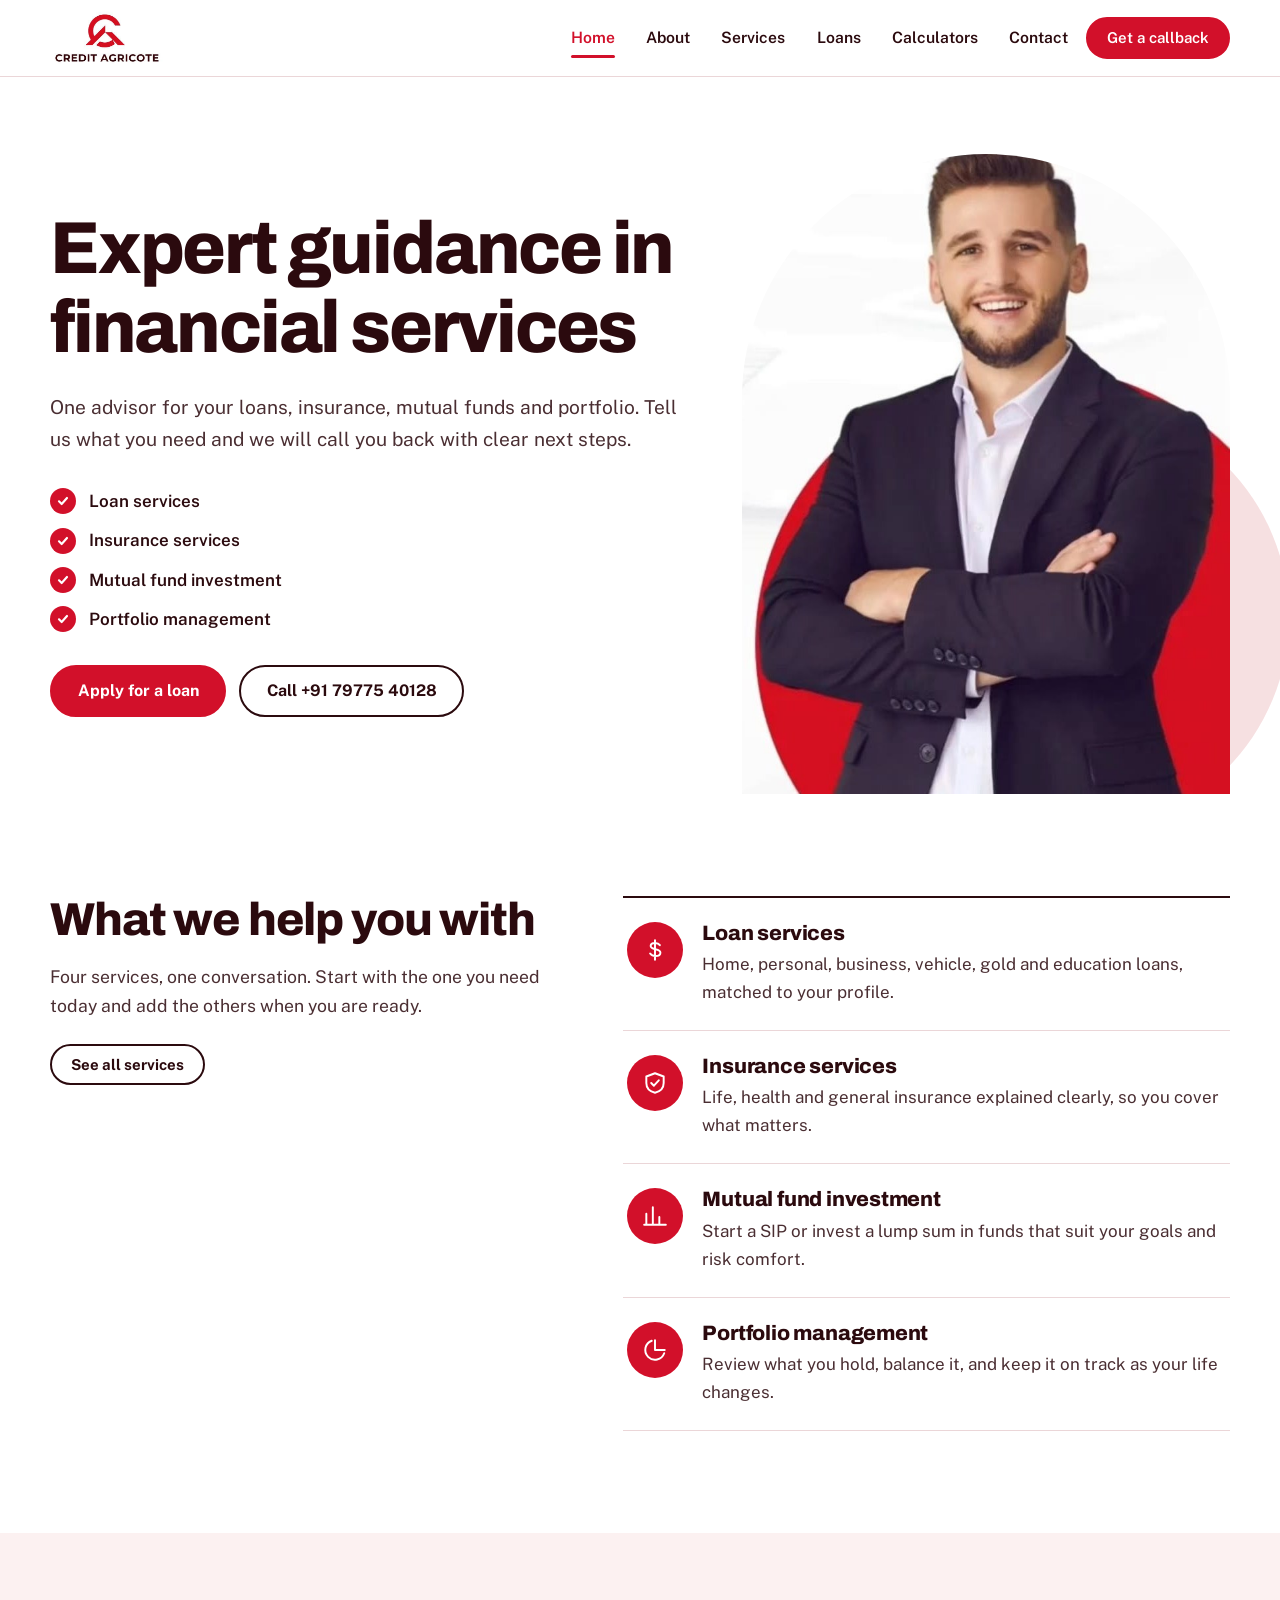
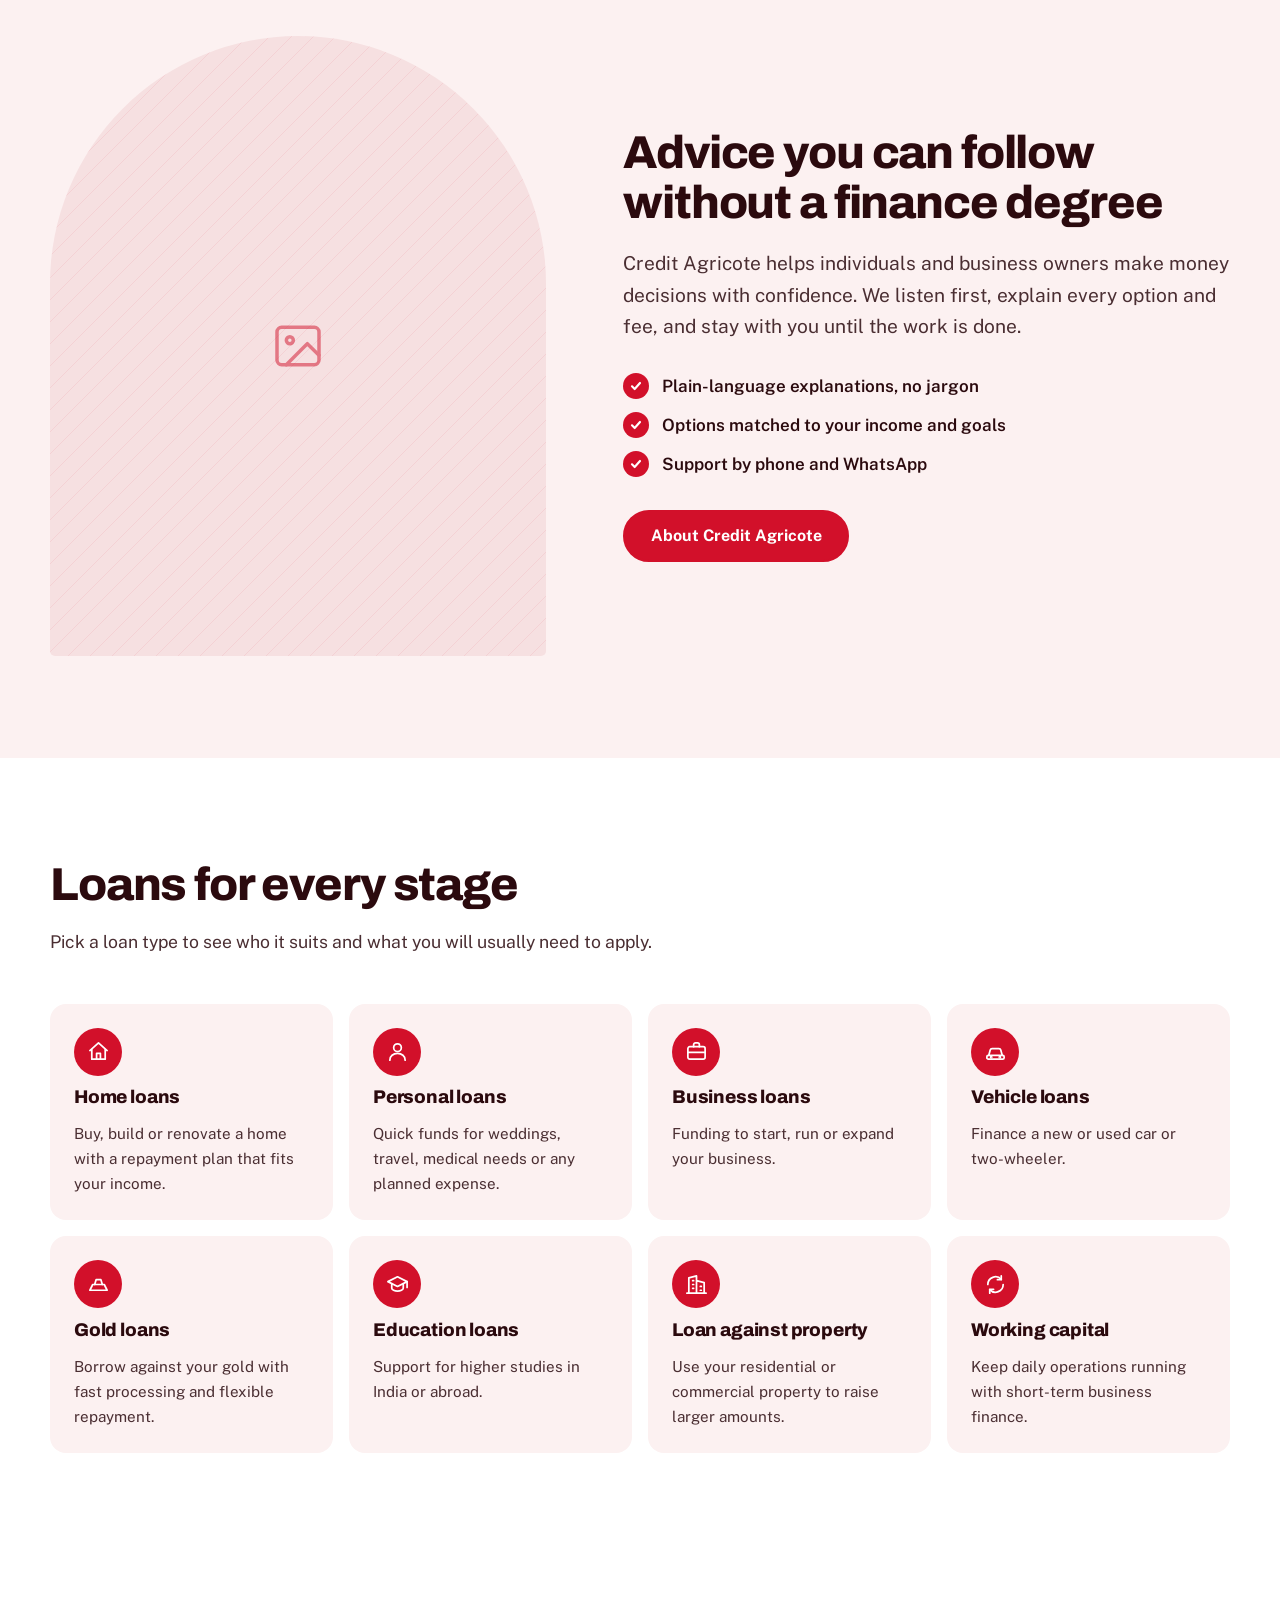
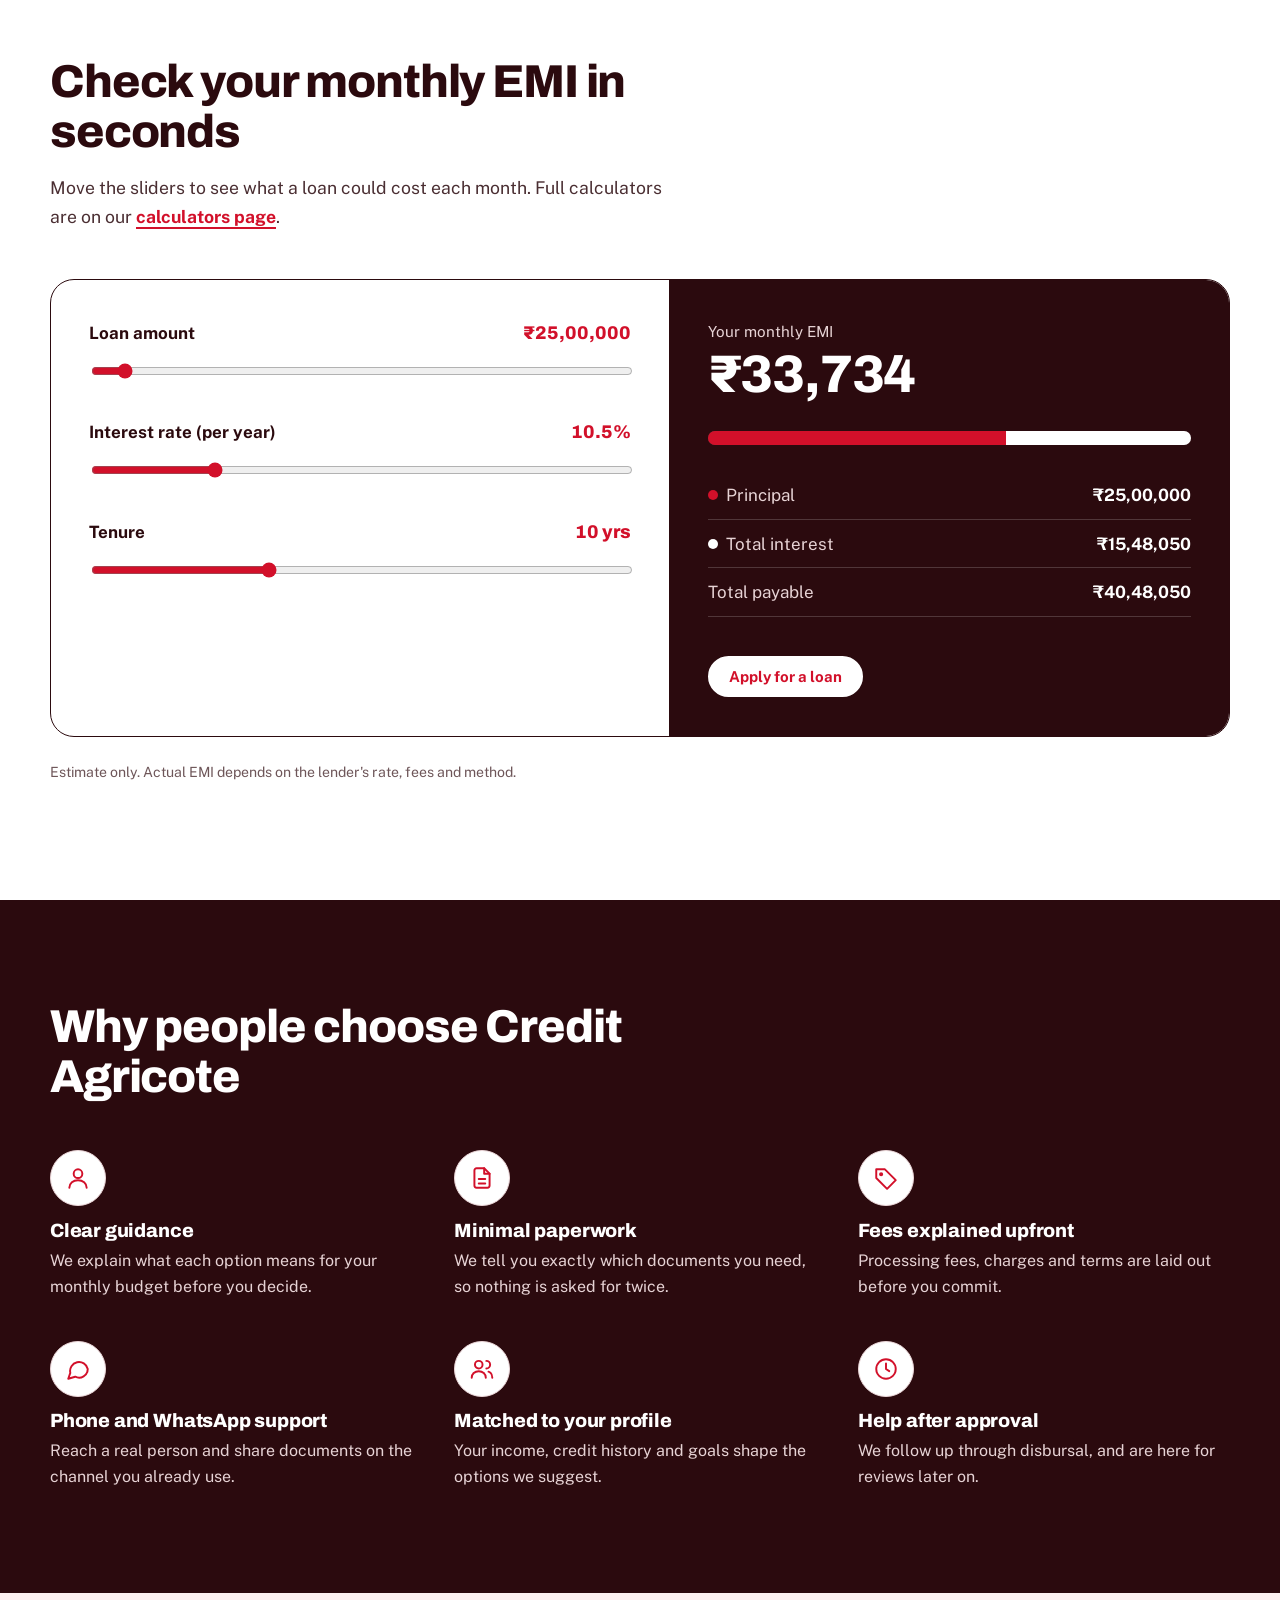
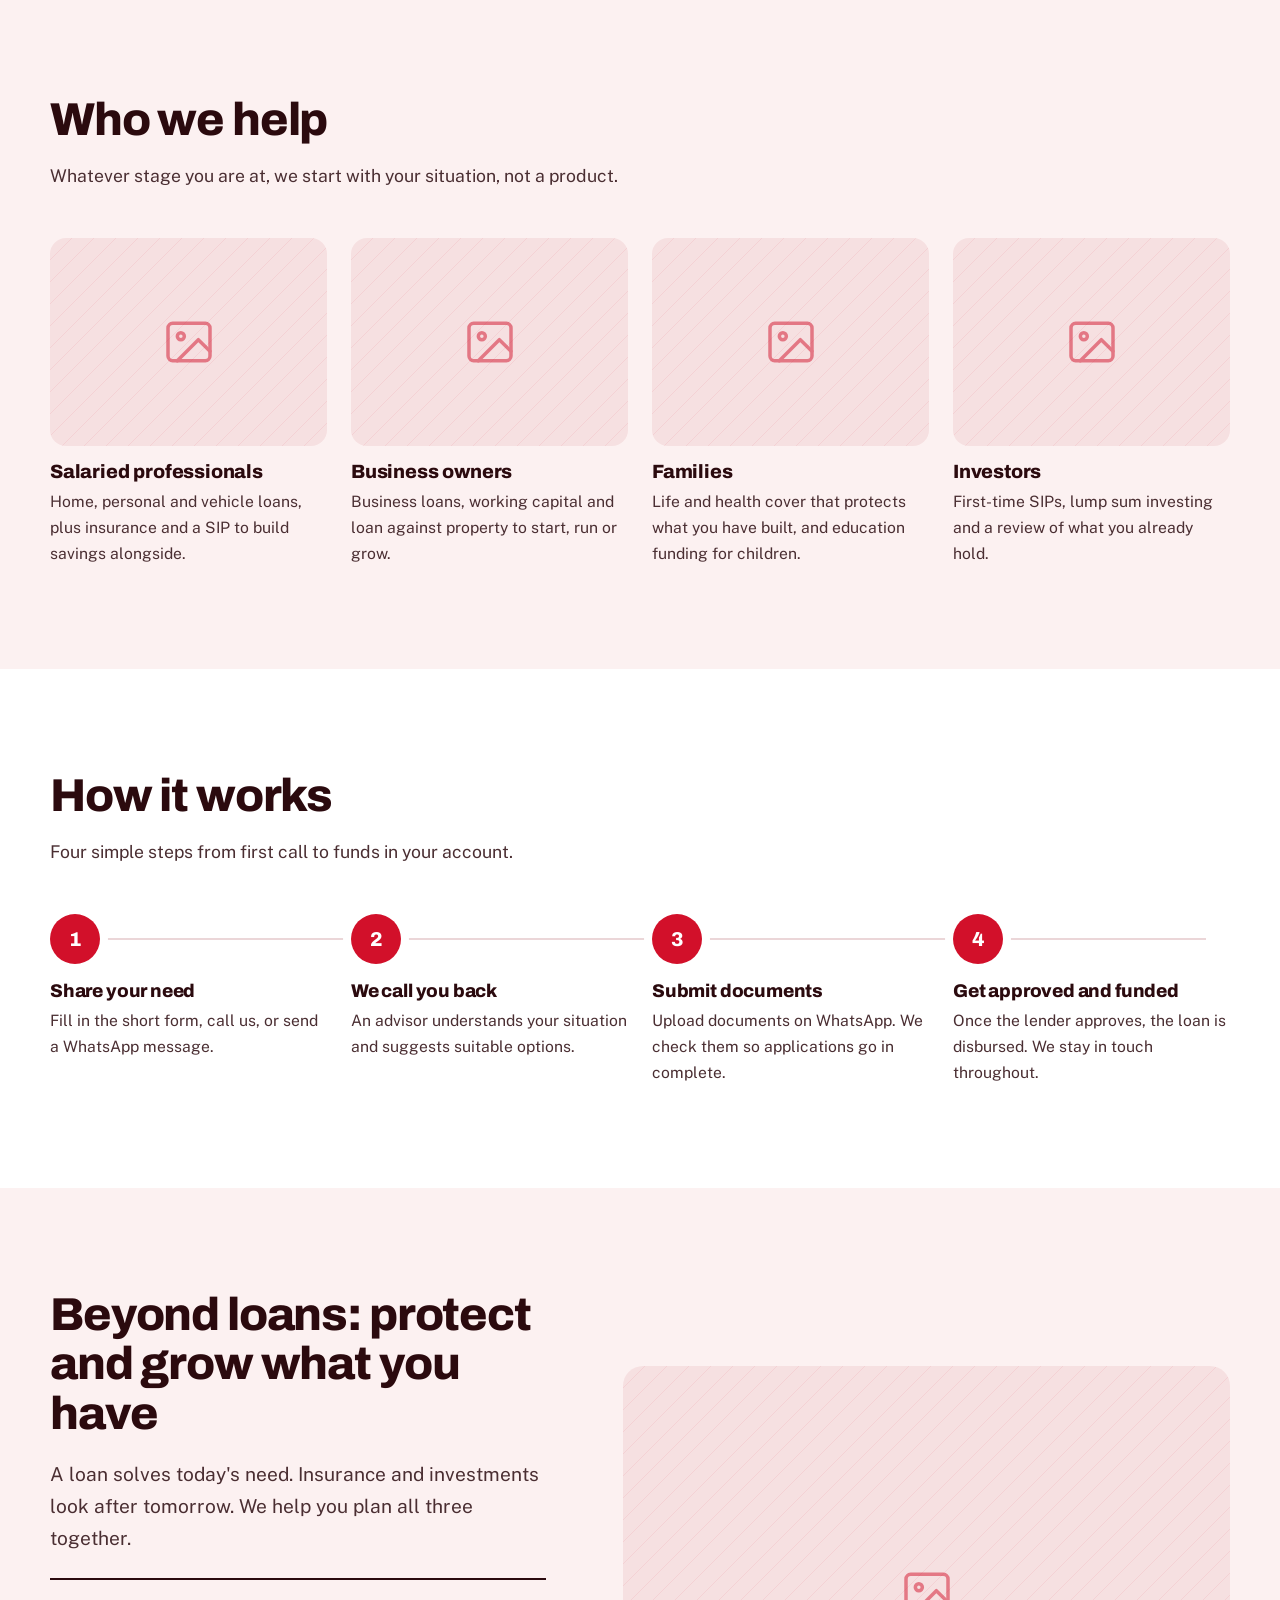
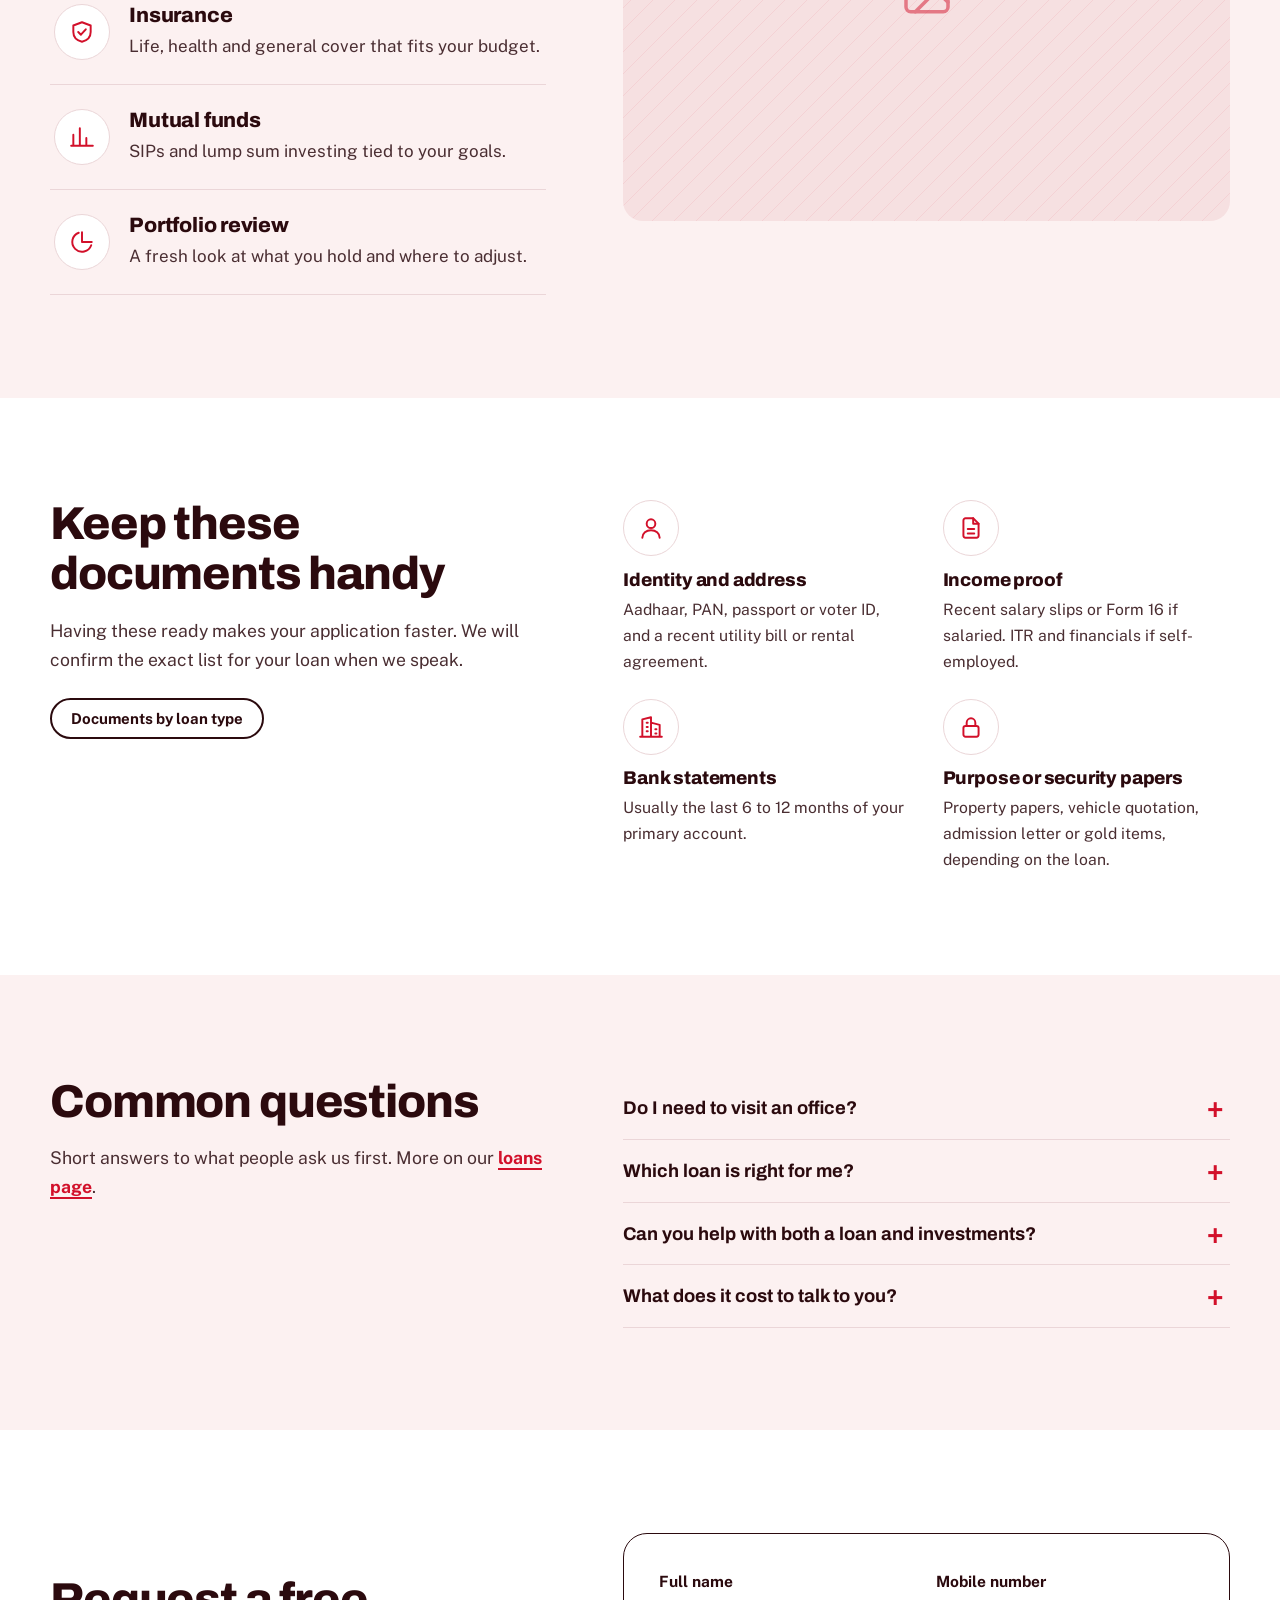
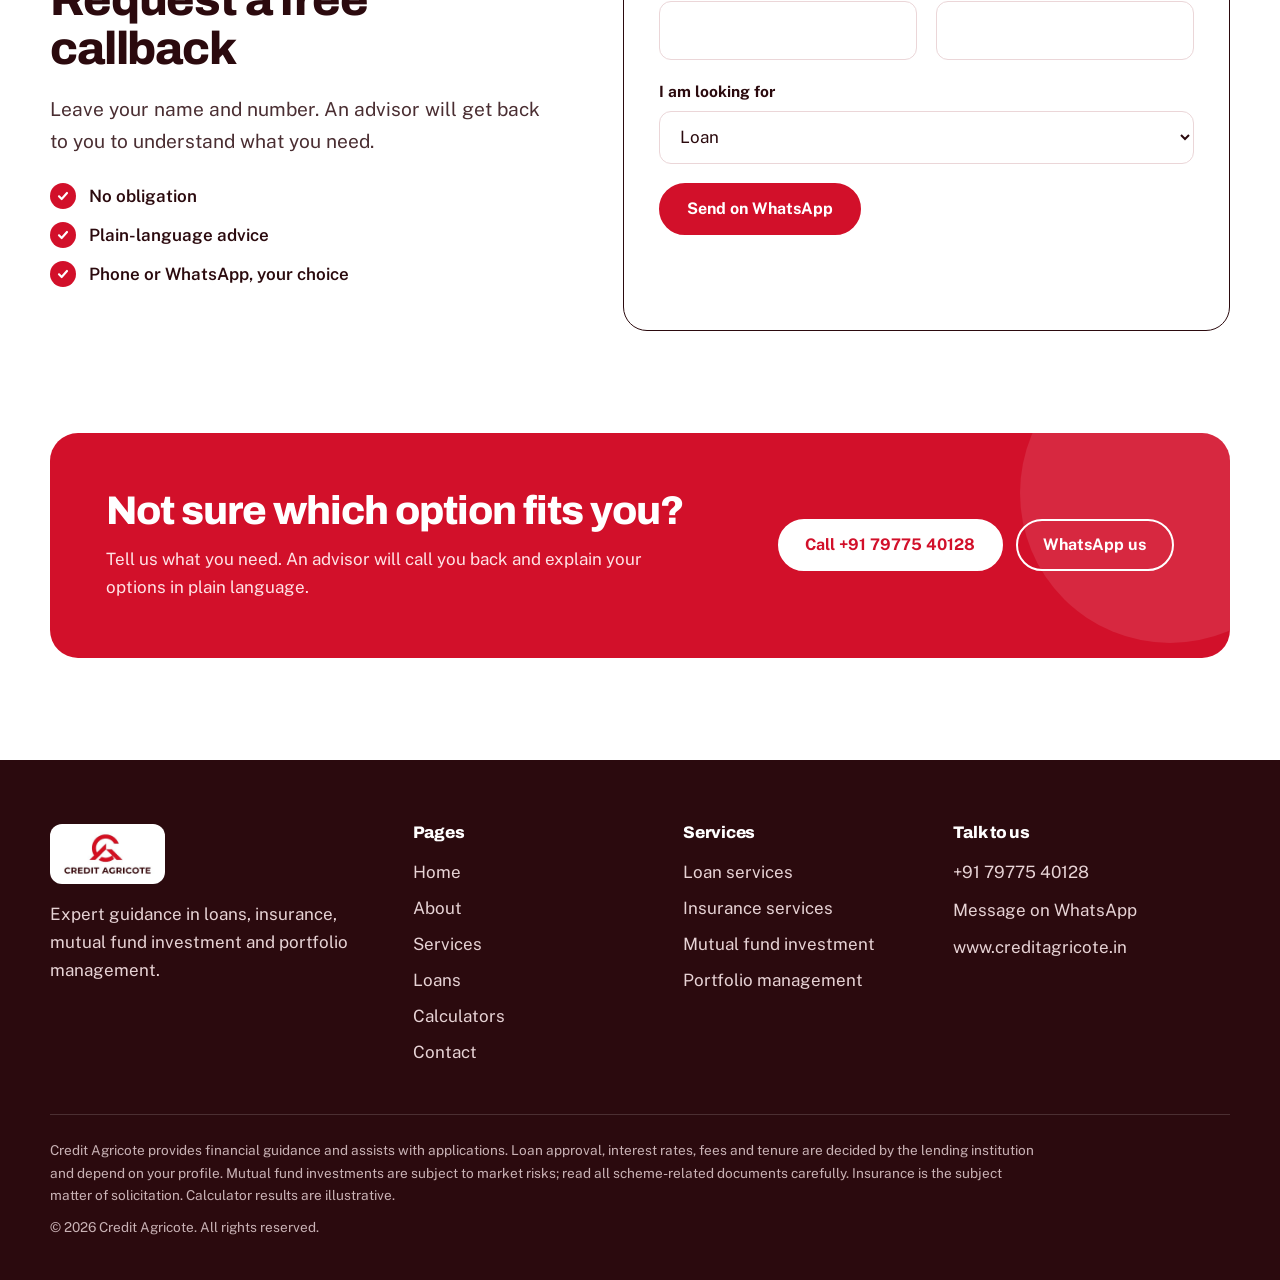
<file: index.html>
<!doctype html>
<html lang="en">
<head>
<meta charset="utf-8">
<meta name="viewport" content="width=device-width,initial-scale=1">
<title>Credit Agricote | Expert guidance in financial services</title>
<meta name="description" content="Loans, insurance, mutual fund investment and portfolio management with clear, expert guidance from Credit Agricote.">
<meta name="theme-color" content="#D2102A">
<meta property="og:title" content="Credit Agricote | Expert guidance in financial services">
<meta property="og:description" content="Loans, insurance, mutual fund investment and portfolio management with clear, expert guidance from Credit Agricote.">
<meta property="og:type" content="website">
<meta property="og:image" content="assets/img/services-poster.jpg">
<link rel="icon" type="image/png" href="assets/favicon.png">
<link rel="preconnect" href="https://fonts.googleapis.com">
<link rel="preconnect" href="https://fonts.gstatic.com" crossorigin>
<link href="https://fonts.googleapis.com/css2?family=Archivo:wght@600;700;800&family=Public+Sans:wght@400;500;600;700&display=swap" rel="stylesheet">
<link rel="stylesheet" href="assets/style.css">
</head>
<body>
<a class="skip" href="#main">Skip to content</a>
<header class="site-header">
  <div class="wrap bar">
    <a class="brand" href="index.html" aria-label="Credit Agricote home"><img src="assets/logo.png" alt="Credit Agricote" width="220" height="111"></a>
    <button class="menu-btn" aria-label="Menu" aria-expanded="false" aria-controls="site-nav">
      <svg width="22" height="22" viewBox="0 0 24 24" fill="none" stroke="currentColor" stroke-width="2" stroke-linecap="round"><path d="M4 7h16M4 12h16M4 17h16"/></svg>
    </button>
    <nav class="nav" id="site-nav" aria-label="Main">
      <a href="index.html" aria-current="page">Home</a><a href="about.html">About</a><a href="services.html">Services</a><a href="loans.html">Loans</a><a href="tools.html">Calculators</a><a href="contact.html">Contact</a>
      <a class="btn small" href="contact.html">Get a callback</a>
    </nav>
  </div>
</header>
<main id="main">

<section class="hero">
  <div class="wrap hero-grid">
    <div class="hero-copy">
      <h1>Expert guidance in financial services</h1>
      <p class="lead">One advisor for your loans, insurance, mutual funds and portfolio. Tell us what you need and we will call you back with clear next steps.</p>
      <ul class="checks">
        <li>Loan services</li><li>Insurance services</li><li>Mutual fund investment</li><li>Portfolio management</li>
      </ul>
      <div class="btn-row">
        <a class="btn" href="contact.html?service=Loan">Apply for a loan</a>
        <a class="btn ghost" href="tel:+917977540128">Call +91 79775 40128</a>
      </div>
    </div>
    <div class="hero-art">
      <span class="disc" aria-hidden="true"></span>
      <img src="assets/img/advisor.jpg" alt="A Credit Agricote financial advisor smiling with arms crossed" width="740" height="992">
    </div>
  </div>
</section>

<section class="section">
  <div class="wrap split">
    <div class="sticky sec-head" style="margin:0">
      <h2>What we help you with</h2>
      <p>Four services, one conversation. Start with the one you need today and add the others when you are ready.</p>
      <div class="btn-row" style="margin-top:1.5rem"><a class="btn ghost small" href="services.html">See all services</a></div>
    </div>
    <ul class="svc-list">
      <li><a href="services.html#loans"><span class="ico " aria-hidden="true"><svg viewBox="0 0 24 24" fill="none" stroke="currentColor" stroke-width="1.8" stroke-linecap="round" stroke-linejoin="round"><path d="M12 3v18M16.5 7.5c-.8-1.2-2.4-2-4.5-2-2.6 0-4 1.2-4 2.9 0 4 9 1.8 9 6.1 0 1.8-1.6 3-4.5 3-2.3 0-4-.9-5-2.3"/></svg></span><div><h3>Loan services</h3><p>Home, personal, business, vehicle, gold and education loans, matched to your profile.</p></div></a></li>
      <li><a href="services.html#insurance"><span class="ico " aria-hidden="true"><svg viewBox="0 0 24 24" fill="none" stroke="currentColor" stroke-width="1.8" stroke-linecap="round" stroke-linejoin="round"><path d="M12 3l8 3v6c0 4.5-3.2 7.8-8 9-4.8-1.2-8-4.5-8-9V6l8-3z"/><path d="M8.5 12l2.5 2.5 4.5-5"/></svg></span><div><h3>Insurance services</h3><p>Life, health and general insurance explained clearly, so you cover what matters.</p></div></a></li>
      <li><a href="services.html#mutual-funds"><span class="ico " aria-hidden="true"><svg viewBox="0 0 24 24" fill="none" stroke="currentColor" stroke-width="1.8" stroke-linecap="round" stroke-linejoin="round"><path d="M4 20V10M10 20V4M16 20v-7M22 20H2"/></svg></span><div><h3>Mutual fund investment</h3><p>Start a SIP or invest a lump sum in funds that suit your goals and risk comfort.</p></div></a></li>
      <li><a href="services.html#portfolio"><span class="ico " aria-hidden="true"><svg viewBox="0 0 24 24" fill="none" stroke="currentColor" stroke-width="1.8" stroke-linecap="round" stroke-linejoin="round"><path d="M12 3v9h9"/><path d="M20.5 15A9 9 0 1 1 9 3.5"/></svg></span><div><h3>Portfolio management</h3><p>Review what you hold, balance it, and keep it on track as your life changes.</p></div></a></li>
    </ul>
  </div>
</section>

<section class="section tint">
  <div class="wrap split center">
    <div class="media arch" style="--ar:4/5" role="img" aria-label="Credit Agricote advisor meeting a client"><img src="https://images.unsplash.com/photo-1551836022-d5d88e9218df?auto=format&fit=crop&w=1200&q=82" alt="" loading="lazy" onerror="this.remove()"></div>
    <div>
      <h2>Advice you can follow without a finance degree</h2>
      <p class="lead" style="margin-top:1.2rem">Credit Agricote helps individuals and business owners make money decisions with confidence. We listen first, explain every option and fee, and stay with you until the work is done.</p>
      <ul class="checks" style="margin-top:1.8rem">
        <li>Plain-language explanations, no jargon</li>
        <li>Options matched to your income and goals</li>
        <li>Support by phone and WhatsApp</li>
      </ul>
      <div class="btn-row"><a class="btn" href="about.html">About Credit Agricote</a></div>
    </div>
  </div>
</section>

<section class="section">
  <div class="wrap">
    <div class="sec-head"><h2>Loans for every stage</h2><p>Pick a loan type to see who it suits and what you will usually need to apply.</p></div>
    <div class="tiles"><a class="tile" href="loans.html#home"><span class="ico " aria-hidden="true"><svg viewBox="0 0 24 24" fill="none" stroke="currentColor" stroke-width="1.8" stroke-linecap="round" stroke-linejoin="round"><path d="M3 11l9-8 9 8"/><path d="M5 10v10h14V10"/><path d="M10 20v-6h4v6"/></svg></span><h3>Home loans</h3><p>Buy, build or renovate a home with a repayment plan that fits your income.</p></a><a class="tile" href="loans.html#personal"><span class="ico " aria-hidden="true"><svg viewBox="0 0 24 24" fill="none" stroke="currentColor" stroke-width="1.8" stroke-linecap="round" stroke-linejoin="round"><circle cx="12" cy="8" r="4"/><path d="M4 21c0-4.2 3.6-7 8-7s8 2.8 8 7"/></svg></span><h3>Personal loans</h3><p>Quick funds for weddings, travel, medical needs or any planned expense.</p></a><a class="tile" href="loans.html#business"><span class="ico " aria-hidden="true"><svg viewBox="0 0 24 24" fill="none" stroke="currentColor" stroke-width="1.8" stroke-linecap="round" stroke-linejoin="round"><rect x="3" y="7" width="18" height="13" rx="2"/><path d="M9 7V5a2 2 0 0 1 2-2h2a2 2 0 0 1 2 2v2M3 13h18"/></svg></span><h3>Business loans</h3><p>Funding to start, run or expand your business.</p></a><a class="tile" href="loans.html#vehicle"><span class="ico " aria-hidden="true"><svg viewBox="0 0 24 24" fill="none" stroke="currentColor" stroke-width="1.8" stroke-linecap="round" stroke-linejoin="round"><path d="M5 16l1.5-5.5A2 2 0 0 1 8.4 9h7.2a2 2 0 0 1 1.9 1.5L19 16"/><rect x="3" y="16" width="18" height="4" rx="1.5"/><circle cx="7.5" cy="18" r=".6"/><circle cx="16.5" cy="18" r=".6"/></svg></span><h3>Vehicle loans</h3><p>Finance a new or used car or two-wheeler.</p></a><a class="tile" href="loans.html#gold"><span class="ico " aria-hidden="true"><svg viewBox="0 0 24 24" fill="none" stroke="currentColor" stroke-width="1.8" stroke-linecap="round" stroke-linejoin="round"><path d="M3 18l3-6h12l3 6H3z"/><path d="M8 12l1.5-5h5L16 12"/></svg></span><h3>Gold loans</h3><p>Borrow against your gold with fast processing and flexible repayment.</p></a><a class="tile" href="loans.html#education"><span class="ico " aria-hidden="true"><svg viewBox="0 0 24 24" fill="none" stroke="currentColor" stroke-width="1.8" stroke-linecap="round" stroke-linejoin="round"><path d="M2 9l10-5 10 5-10 5L2 9z"/><path d="M6 11.5V16c0 1.5 3 3 6 3s6-1.5 6-3v-4.5M22 9v6"/></svg></span><h3>Education loans</h3><p>Support for higher studies in India or abroad.</p></a><a class="tile" href="loans.html#property"><span class="ico " aria-hidden="true"><svg viewBox="0 0 24 24" fill="none" stroke="currentColor" stroke-width="1.8" stroke-linecap="round" stroke-linejoin="round"><path d="M4 21V5l8-2v18M12 8l8 2v11M2 21h20"/><path d="M8 8h1M8 12h1M8 16h1M16 14h1M16 18h1"/></svg></span><h3>Loan against property</h3><p>Use your residential or commercial property to raise larger amounts.</p></a><a class="tile" href="loans.html#working-capital"><span class="ico " aria-hidden="true"><svg viewBox="0 0 24 24" fill="none" stroke="currentColor" stroke-width="1.8" stroke-linecap="round" stroke-linejoin="round"><path d="M20 12a8 8 0 0 1-14 5.3M4 12A8 8 0 0 1 18 6.7"/><path d="M18 3v4h-4M6 21v-4h4"/></svg></span><h3>Working capital</h3><p>Keep daily operations running with short-term business finance.</p></a></div>
  </div>
</section>

<section class="section">
  <div class="wrap">
    <div class="sec-head"><h2>Check your monthly EMI in seconds</h2><p>Move the sliders to see what a loan could cost each month. Full calculators are on our <a class="text-link" href="tools.html">calculators page</a>.</p></div>
    <div class="calc" id="emi-calc">
      <div class="calc-in">
        <div class="field"><div class="field-top"><label for="emi-amount">Loan amount</label><output id="emi-amount-out" for="emi-amount"></output></div>
          <input type="range" id="emi-amount" min="50000" max="50000000" step="50000" value="2500000"></div>
        <div class="field"><div class="field-top"><label for="emi-rate">Interest rate (per year)</label><output id="emi-rate-out" for="emi-rate"></output></div>
          <input type="range" id="emi-rate" min="5" max="30" step="0.1" value="10.5"></div>
        <div class="field" style="margin-bottom:0"><div class="field-top"><label for="emi-tenure">Tenure</label><output id="emi-tenure-out" for="emi-tenure"></output></div>
          <input type="range" id="emi-tenure" min="6" max="360" step="6" value="120"></div>
      </div>
      <div class="calc-out" aria-live="polite">
        <span class="result-label">Your monthly EMI</span>
        <div class="result-big" id="emi-result"></div>
        <div class="split-bar" aria-hidden="true"><i id="emi-bar"></i><b></b></div>
        <dl class="rows">
          <div><dt><span class="dot" style="background:var(--red)"></span>Principal</dt><dd id="emi-principal"></dd></div>
          <div><dt><span class="dot" style="background:#fff"></span>Total interest</dt><dd id="emi-interest"></dd></div>
          <div><dt>Total payable</dt><dd id="emi-total"></dd></div>
        </dl>
        <a class="btn light small" style="margin-top:1.4rem;align-self:flex-start" href="contact.html?service=Loan">Apply for a loan</a>
      </div>
    </div>
    <p class="note">Estimate only. Actual EMI depends on the lender's rate, fees and method.</p>
  </div>
</section>

<section class="section dark">
  <div class="wrap">
    <div class="sec-head"><h2>Why people choose Credit Agricote</h2></div>
    <div class="why">
      <div><span class="ico soft" aria-hidden="true"><svg viewBox="0 0 24 24" fill="none" stroke="currentColor" stroke-width="1.8" stroke-linecap="round" stroke-linejoin="round"><circle cx="12" cy="8" r="4"/><path d="M4 21c0-4.2 3.6-7 8-7s8 2.8 8 7"/></svg></span><h3>Clear guidance</h3><p>We explain what each option means for your monthly budget before you decide.</p></div>
      <div><span class="ico soft" aria-hidden="true"><svg viewBox="0 0 24 24" fill="none" stroke="currentColor" stroke-width="1.8" stroke-linecap="round" stroke-linejoin="round"><path d="M14 3H7a2 2 0 0 0-2 2v14a2 2 0 0 0 2 2h10a2 2 0 0 0 2-2V8l-5-5z"/><path d="M14 3v5h5M9 13h6M9 17h6"/></svg></span><h3>Minimal paperwork</h3><p>We tell you exactly which documents you need, so nothing is asked for twice.</p></div>
      <div><span class="ico soft" aria-hidden="true"><svg viewBox="0 0 24 24" fill="none" stroke="currentColor" stroke-width="1.8" stroke-linecap="round" stroke-linejoin="round"><path d="M3 12V4h8l10 10-8 8L3 12z"/><circle cx="7.500" cy="8.500" r="1"/></svg></span><h3>Fees explained upfront</h3><p>Processing fees, charges and terms are laid out before you commit.</p></div>
      <div><span class="ico soft" aria-hidden="true"><svg viewBox="0 0 24 24" fill="none" stroke="currentColor" stroke-width="1.8" stroke-linecap="round" stroke-linejoin="round"><path d="M21 12a8 8 0 0 1-11.6 7.1L3 21l1.9-5.4A8 8 0 1 1 21 12z"/></svg></span><h3>Phone and WhatsApp support</h3><p>Reach a real person and share documents on the channel you already use.</p></div>
      <div><span class="ico soft" aria-hidden="true"><svg viewBox="0 0 24 24" fill="none" stroke="currentColor" stroke-width="1.8" stroke-linecap="round" stroke-linejoin="round"><circle cx="9" cy="8" r="3.500"/><path d="M2.500 20c0-3.600 2.900-6 6.500-6s6.500 2.400 6.500 6"/><path d="M16 4.500a3.500 3.500 0 0 1 0 7M18 14.500c2.200.8 3.500 2.700 3.500 5.500"/></svg></span><h3>Matched to your profile</h3><p>Your income, credit history and goals shape the options we suggest.</p></div>
      <div><span class="ico soft" aria-hidden="true"><svg viewBox="0 0 24 24" fill="none" stroke="currentColor" stroke-width="1.8" stroke-linecap="round" stroke-linejoin="round"><circle cx="12" cy="12" r="9"/><path d="M12 7v5l3 2"/></svg></span><h3>Help after approval</h3><p>We follow up through disbursal, and are here for reviews later on.</p></div>
    </div>
  </div>
</section>

<section class="section tint">
  <div class="wrap">
    <div class="sec-head"><h2>Who we help</h2><p>Whatever stage you are at, we start with your situation, not a product.</p></div>
    <div class="audience">
      <div><div class="media " style="--ar:4/3" role="img" aria-label="Salaried professional"><img src="https://images.unsplash.com/photo-1497366754035-f200968a6e72?auto=format&fit=crop&w=1200&q=82" alt="" loading="lazy" onerror="this.remove()"></div><h3>Salaried professionals</h3><p>Home, personal and vehicle loans, plus insurance and a SIP to build savings alongside.</p></div>
      <div><div class="media " style="--ar:4/3" role="img" aria-label="Business owner"><img src="https://images.unsplash.com/photo-1556761175-b413da4baf72?auto=format&fit=crop&w=1200&q=82" alt="" loading="lazy" onerror="this.remove()"></div><h3>Business owners</h3><p>Business loans, working capital and loan against property to start, run or grow.</p></div>
      <div><div class="media " style="--ar:4/3" role="img" aria-label="Family"><img src="https://images.unsplash.com/photo-1511895426328-dc8714191300?auto=format&fit=crop&w=1200&q=82" alt="" loading="lazy" onerror="this.remove()"></div><h3>Families</h3><p>Life and health cover that protects what you have built, and education funding for children.</p></div>
      <div><div class="media " style="--ar:4/3" role="img" aria-label="Investor"><img src="https://images.unsplash.com/photo-1579621970563-ebec7560ff3e?auto=format&fit=crop&w=1200&q=82" alt="" loading="lazy" onerror="this.remove()"></div><h3>Investors</h3><p>First-time SIPs, lump sum investing and a review of what you already hold.</p></div>
    </div>
  </div>
</section>

<section class="section">
  <div class="wrap">
    <div class="sec-head"><h2>How it works</h2><p>Four simple steps from first call to funds in your account.</p></div>
    <ol class="steps">
      <li><h3>Share your need</h3><p>Fill in the short form, call us, or send a WhatsApp message.</p></li>
      <li><h3>We call you back</h3><p>An advisor understands your situation and suggests suitable options.</p></li>
      <li><h3>Submit documents</h3><p>Upload documents on WhatsApp. We check them so applications go in complete.</p></li>
      <li><h3>Get approved and funded</h3><p>Once the lender approves, the loan is disbursed. We stay in touch throughout.</p></li>
    </ol>
  </div>
</section>
<section class="section tint">
  <div class="wrap split center flip">
    <div class="media " style="--ar:4/3" role="img" aria-label="Family planning their finances together"><img src="https://images.unsplash.com/photo-1554224155-8d04cb21cd6c?auto=format&fit=crop&w=1200&q=82" alt="" loading="lazy" onerror="this.remove()"></div>
    <div>
      <h2>Beyond loans: protect and grow what you have</h2>
      <p class="lead" style="margin-top:1.2rem">A loan solves today's need. Insurance and investments look after tomorrow. We help you plan all three together.</p>
      <ul class="svc-list" style="margin-top:1.5rem">
        <li><a href="services.html#insurance"><span class="ico soft" aria-hidden="true"><svg viewBox="0 0 24 24" fill="none" stroke="currentColor" stroke-width="1.8" stroke-linecap="round" stroke-linejoin="round"><path d="M12 3l8 3v6c0 4.5-3.2 7.8-8 9-4.8-1.2-8-4.5-8-9V6l8-3z"/><path d="M8.5 12l2.5 2.5 4.5-5"/></svg></span><div><h3>Insurance</h3><p>Life, health and general cover that fits your budget.</p></div></a></li>
        <li><a href="services.html#mutual-funds"><span class="ico soft" aria-hidden="true"><svg viewBox="0 0 24 24" fill="none" stroke="currentColor" stroke-width="1.8" stroke-linecap="round" stroke-linejoin="round"><path d="M4 20V10M10 20V4M16 20v-7M22 20H2"/></svg></span><div><h3>Mutual funds</h3><p>SIPs and lump sum investing tied to your goals.</p></div></a></li>
        <li><a href="services.html#portfolio"><span class="ico soft" aria-hidden="true"><svg viewBox="0 0 24 24" fill="none" stroke="currentColor" stroke-width="1.8" stroke-linecap="round" stroke-linejoin="round"><path d="M12 3v9h9"/><path d="M20.5 15A9 9 0 1 1 9 3.5"/></svg></span><div><h3>Portfolio review</h3><p>A fresh look at what you hold and where to adjust.</p></div></a></li>
      </ul>
    </div>
  </div>
</section>

<section class="section">
  <div class="wrap split">
    <div class="sec-head" style="margin:0">
      <h2>Keep these documents handy</h2>
      <p>Having these ready makes your application faster. We will confirm the exact list for your loan when we speak.</p>
      <div class="btn-row" style="margin-top:1.5rem"><a class="btn ghost small" href="loans.html">Documents by loan type</a></div>
    </div>
    <div class="docs">
      <div><span class="ico soft" aria-hidden="true"><svg viewBox="0 0 24 24" fill="none" stroke="currentColor" stroke-width="1.8" stroke-linecap="round" stroke-linejoin="round"><circle cx="12" cy="8" r="4"/><path d="M4 21c0-4.2 3.6-7 8-7s8 2.8 8 7"/></svg></span><h3>Identity and address</h3><p>Aadhaar, PAN, passport or voter ID, and a recent utility bill or rental agreement.</p></div>
      <div><span class="ico soft" aria-hidden="true"><svg viewBox="0 0 24 24" fill="none" stroke="currentColor" stroke-width="1.8" stroke-linecap="round" stroke-linejoin="round"><path d="M14 3H7a2 2 0 0 0-2 2v14a2 2 0 0 0 2 2h10a2 2 0 0 0 2-2V8l-5-5z"/><path d="M14 3v5h5M9 13h6M9 17h6"/></svg></span><h3>Income proof</h3><p>Recent salary slips or Form 16 if salaried. ITR and financials if self-employed.</p></div>
      <div><span class="ico soft" aria-hidden="true"><svg viewBox="0 0 24 24" fill="none" stroke="currentColor" stroke-width="1.8" stroke-linecap="round" stroke-linejoin="round"><path d="M4 21V5l8-2v18M12 8l8 2v11M2 21h20"/><path d="M8 8h1M8 12h1M8 16h1M16 14h1M16 18h1"/></svg></span><h3>Bank statements</h3><p>Usually the last 6 to 12 months of your primary account.</p></div>
      <div><span class="ico soft" aria-hidden="true"><svg viewBox="0 0 24 24" fill="none" stroke="currentColor" stroke-width="1.8" stroke-linecap="round" stroke-linejoin="round"><rect x="5" y="11" width="14" height="10" rx="2"/><path d="M8 11V8a4 4 0 0 1 8 0v3"/></svg></span><h3>Purpose or security papers</h3><p>Property papers, vehicle quotation, admission letter or gold items, depending on the loan.</p></div>
    </div>
  </div>
</section>

<section class="section tint">
  <div class="wrap split">
    <div class="sec-head" style="margin:0"><h2>Common questions</h2><p>Short answers to what people ask us first. More on our <a class="text-link" href="loans.html">loans page</a>.</p></div>
    <div class="faq">
      <details><summary>Do I need to visit an office?</summary><p>No. You can share your requirement and documents by phone, WhatsApp or the form below, and we take it from there.</p></details>
      <details><summary>Which loan is right for me?</summary><p>It depends on your purpose, income and credit history. Tell us what you need and we will explain the options and what each would cost.</p></details>
      <details><summary>Can you help with both a loan and investments?</summary><p>Yes. Many clients start with a loan and later add insurance or a SIP. We keep it all in one conversation.</p></details>
      <details><summary>What does it cost to talk to you?</summary><p>Talking to an advisor and understanding your options is free of obligation. We explain every fee before you commit to anything.</p></details>
    </div>
  </div>
</section>

<section class="section">
  <div class="wrap split center">
    <div>
      <h2>Request a free callback</h2>
      <p class="lead" style="margin-top:1.2rem">Leave your name and number. An advisor will get back to you to understand what you need.</p>
      <ul class="checks" style="margin-top:1.5rem"><li>No obligation</li><li>Plain-language advice</li><li>Phone or WhatsApp, your choice</li></ul>
    </div>
    <form class="form quick" id="contact-form" novalidate>
      <div class="row">
        <div><label for="name">Full name</label><input id="name" name="name" autocomplete="name" required></div>
        <div><label for="phone">Mobile number</label><input id="phone" name="phone" type="tel" inputmode="tel" autocomplete="tel" required></div>
      </div>
      <div><label for="service">I am looking for</label>
        <select id="service" name="service"><option>Loan</option><option>Insurance</option><option>Mutual fund</option><option>Portfolio</option><option>Something else</option></select></div>
      <input type="hidden" name="message" value="">
      <div><button class="btn" type="submit">Send on WhatsApp</button></div>
      <p class="form-status" id="form-status" role="status"></p>
    </form>
  </div>
</section>
<section class="section" style="padding-top:0">
  <div class="wrap">
    <div class="cta">
      <div><h2>Not sure which option fits you?</h2><p>Tell us what you need. An advisor will call you back and explain your options in plain language.</p></div>
      <div class="btn-row">
        <a class="btn light" href="tel:+917977540128">Call +91 79775 40128</a>
        <a class="btn outline-light" href="https://wa.me/917977540128" target="_blank" rel="noopener">WhatsApp us</a>
      </div>
    </div>
  </div>
</section>
</main>
<footer class="site-footer">
  <div class="wrap">
    <div class="foot">
      <div>
        <img src="assets/logo.png" alt="Credit Agricote" width="220" height="111">
        <p>Expert guidance in loans, insurance, mutual fund investment and portfolio management.</p>
      </div>
      <div>
        <h4>Pages</h4>
        <ul><li><a href="index.html">Home</a></li><li><a href="about.html">About</a></li><li><a href="services.html">Services</a></li><li><a href="loans.html">Loans</a></li><li><a href="tools.html">Calculators</a></li><li><a href="contact.html">Contact</a></li></ul>
      </div>
      <div>
        <h4>Services</h4>
        <ul>
          <li><a href="services.html#loans">Loan services</a></li>
          <li><a href="services.html#insurance">Insurance services</a></li>
          <li><a href="services.html#mutual-funds">Mutual fund investment</a></li>
          <li><a href="services.html#portfolio">Portfolio management</a></li>
        </ul>
      </div>
      <div>
        <h4>Talk to us</h4>
        <p><a href="tel:+917977540128">+91 79775 40128</a></p>
        <p><a href="https://wa.me/917977540128" target="_blank" rel="noopener">Message on WhatsApp</a></p>
        <p>www.creditagricote.in</p>
      </div>
    </div>
    <div class="legal">
      <p>Credit Agricote provides financial guidance and assists with applications. Loan approval, interest rates, fees and tenure are decided by the lending institution and depend on your profile. Mutual fund investments are subject to market risks; read all scheme-related documents carefully. Insurance is the subject matter of solicitation. Calculator results are illustrative.</p>
      <p>&copy; <span id="year">2026</span> Credit Agricote. All rights reserved.</p>
    </div>
  </div>
</footer>
<script src="assets/site.js" defer></script>
</body>
</html>
</file>
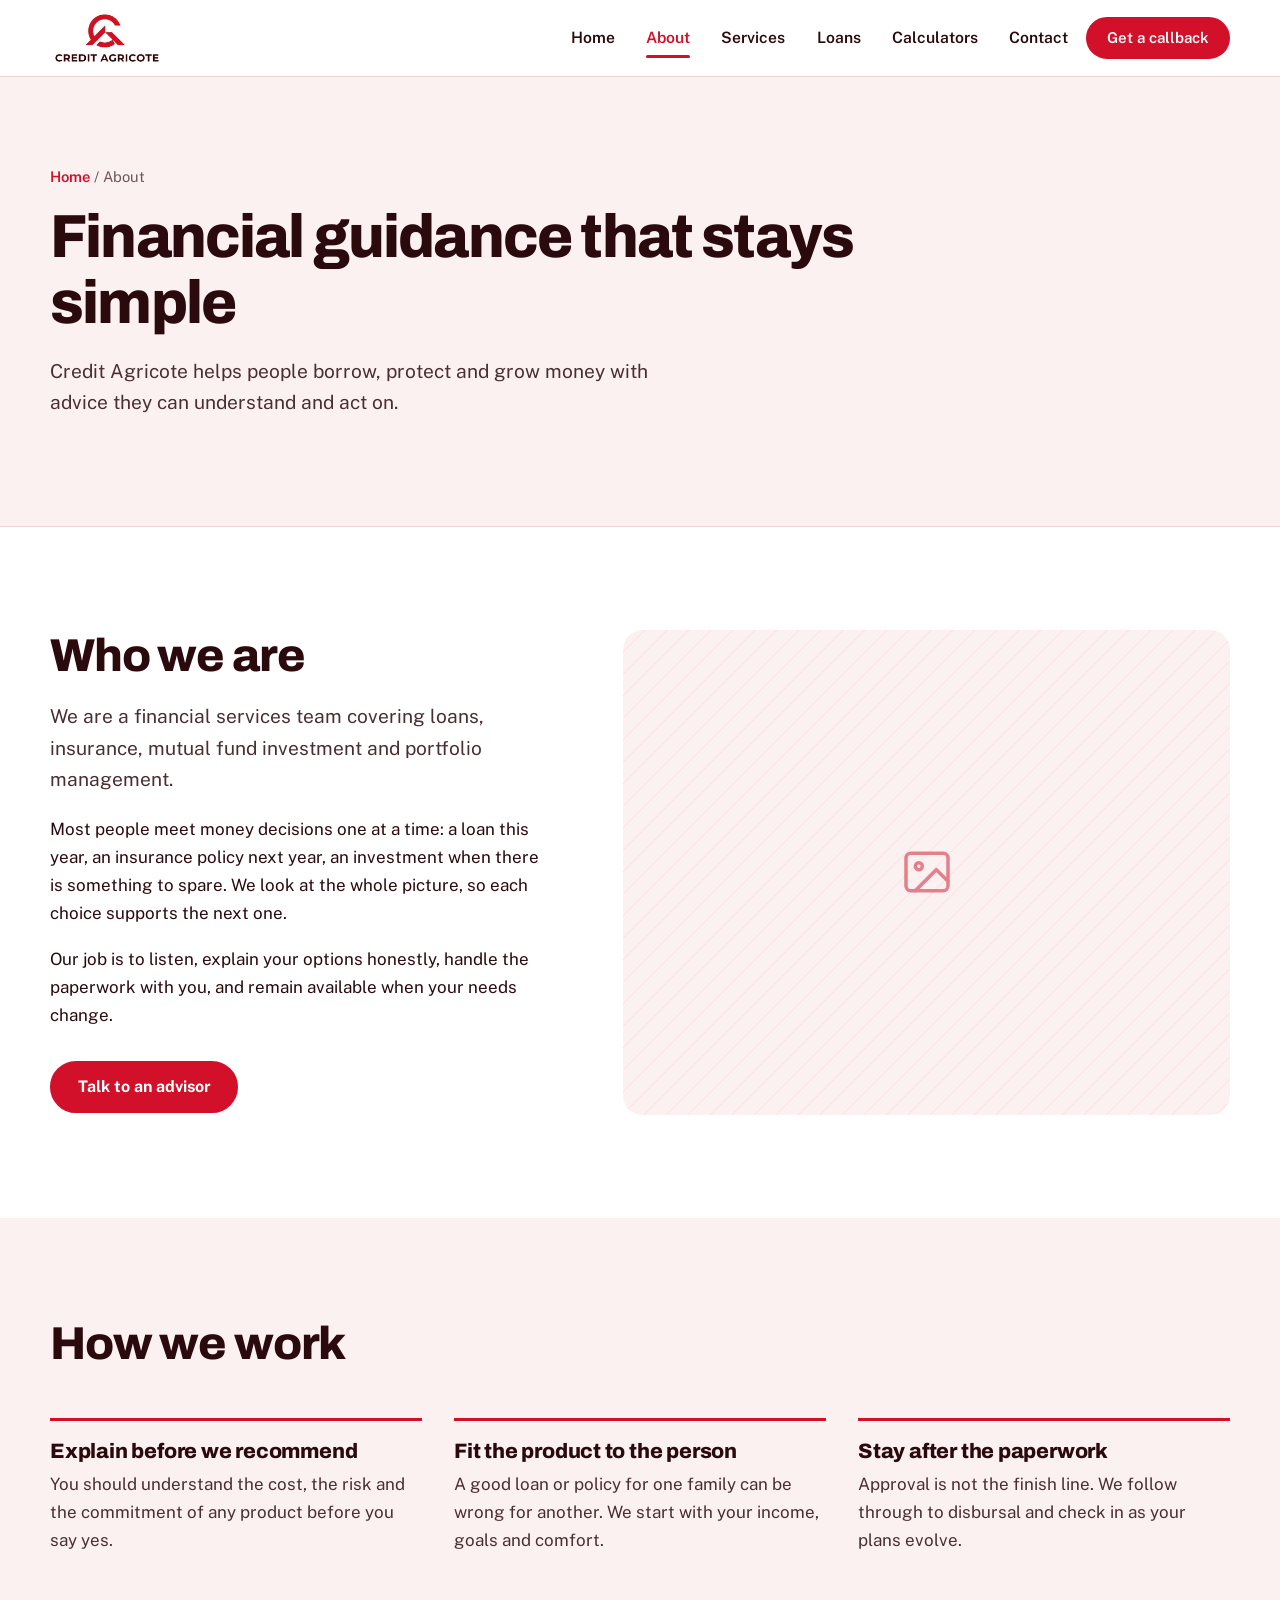
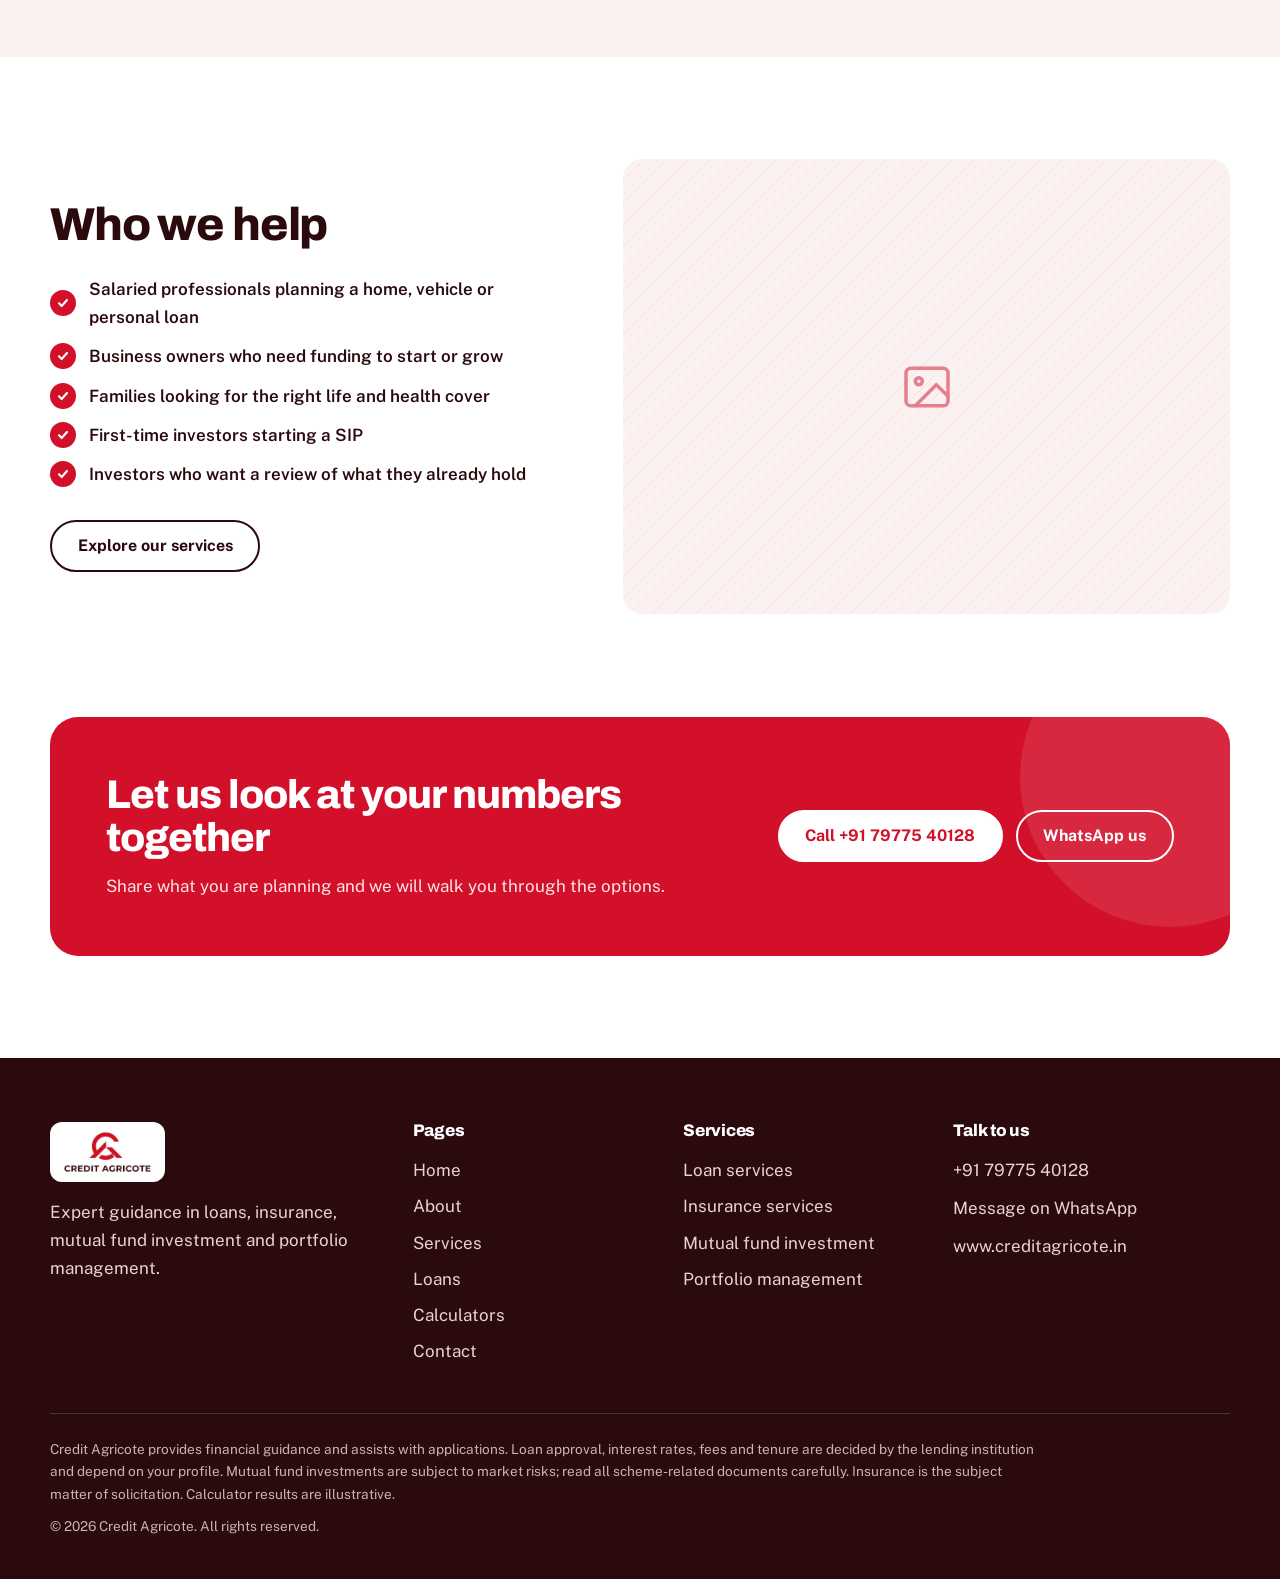
<file: about.html>
<!doctype html>
<html lang="en">
<head>
<meta charset="utf-8">
<meta name="viewport" content="width=device-width,initial-scale=1">
<title>About | Credit Agricote</title>
<meta name="description" content="Learn how Credit Agricote helps individuals and businesses with loans, insurance, mutual funds and portfolio management.">
<meta name="theme-color" content="#D2102A">
<meta property="og:title" content="About | Credit Agricote">
<meta property="og:description" content="Learn how Credit Agricote helps individuals and businesses with loans, insurance, mutual funds and portfolio management.">
<meta property="og:type" content="website">
<meta property="og:image" content="assets/img/services-poster.jpg">
<link rel="icon" type="image/png" href="assets/favicon.png">
<link rel="preconnect" href="https://fonts.googleapis.com">
<link rel="preconnect" href="https://fonts.gstatic.com" crossorigin>
<link href="https://fonts.googleapis.com/css2?family=Archivo:wght@600;700;800&family=Public+Sans:wght@400;500;600;700&display=swap" rel="stylesheet">
<link rel="stylesheet" href="assets/style.css">
</head>
<body>
<a class="skip" href="#main">Skip to content</a>
<header class="site-header">
  <div class="wrap bar">
    <a class="brand" href="index.html" aria-label="Credit Agricote home"><img src="assets/logo.png" alt="Credit Agricote" width="220" height="111"></a>
    <button class="menu-btn" aria-label="Menu" aria-expanded="false" aria-controls="site-nav">
      <svg width="22" height="22" viewBox="0 0 24 24" fill="none" stroke="currentColor" stroke-width="2" stroke-linecap="round"><path d="M4 7h16M4 12h16M4 17h16"/></svg>
    </button>
    <nav class="nav" id="site-nav" aria-label="Main">
      <a href="index.html">Home</a><a href="about.html" aria-current="page">About</a><a href="services.html">Services</a><a href="loans.html">Loans</a><a href="tools.html">Calculators</a><a href="contact.html">Contact</a>
      <a class="btn small" href="contact.html">Get a callback</a>
    </nav>
  </div>
</header>
<main id="main">

<section class="page-hero">
  <div class="wrap">
    <p class="crumbs"><a href="index.html">Home</a> / About</p>
    <h1>Financial guidance that stays simple</h1>
    <p class="lead">Credit Agricote helps people borrow, protect and grow money with advice they can understand and act on.</p>
  </div>
</section>

<section class="section">
  <div class="wrap split center">
    <div>
      <h2>Who we are</h2>
      <p class="lead" style="margin-top:1.2rem">We are a financial services team covering loans, insurance, mutual fund investment and portfolio management.</p>
      <p>Most people meet money decisions one at a time: a loan this year, an insurance policy next year, an investment when there is something to spare. We look at the whole picture, so each choice supports the next one.</p>
      <p>Our job is to listen, explain your options honestly, handle the paperwork with you, and remain available when your needs change.</p>
      <div class="btn-row"><a class="btn" href="contact.html">Talk to an advisor</a></div>
    </div>
    <div class="media " style="--ar:5/4" role="img" aria-label="The Credit Agricote team at work"><img src="https://images.unsplash.com/photo-1521737711867-e3b97375f902?auto=format&fit=crop&w=1200&q=82" alt="" loading="lazy" onerror="this.remove()"></div>
  </div>
</section>

<section class="section tint">
  <div class="wrap">
    <div class="sec-head"><h2>How we work</h2></div>
    <div class="principles">
      <div><h3>Explain before we recommend</h3><p>You should understand the cost, the risk and the commitment of any product before you say yes.</p></div>
      <div><h3>Fit the product to the person</h3><p>A good loan or policy for one family can be wrong for another. We start with your income, goals and comfort.</p></div>
      <div><h3>Stay after the paperwork</h3><p>Approval is not the finish line. We follow through to disbursal and check in as your plans evolve.</p></div>
    </div>
  </div>
</section>

<section class="section">
  <div class="wrap split flip center">
    <div class="media " style="--ar:4/3" role="img" aria-label="Credit Agricote office"><img src="https://images.unsplash.com/photo-1497366754035-f200968a6e72?auto=format&fit=crop&w=1200&q=82" alt="" loading="lazy" onerror="this.remove()"></div>
    <div>
      <h2>Who we help</h2>
      <ul class="checks" style="margin-top:1.5rem">
        <li>Salaried professionals planning a home, vehicle or personal loan</li>
        <li>Business owners who need funding to start or grow</li>
        <li>Families looking for the right life and health cover</li>
        <li>First-time investors starting a SIP</li>
        <li>Investors who want a review of what they already hold</li>
      </ul>
      <div class="btn-row"><a class="btn ghost" href="services.html">Explore our services</a></div>
    </div>
  </div>
</section>
<section class="section" style="padding-top:0">
  <div class="wrap">
    <div class="cta">
      <div><h2>Let us look at your numbers together</h2><p>Share what you are planning and we will walk you through the options.</p></div>
      <div class="btn-row">
        <a class="btn light" href="tel:+917977540128">Call +91 79775 40128</a>
        <a class="btn outline-light" href="https://wa.me/917977540128" target="_blank" rel="noopener">WhatsApp us</a>
      </div>
    </div>
  </div>
</section>
</main>
<footer class="site-footer">
  <div class="wrap">
    <div class="foot">
      <div>
        <img src="assets/logo.png" alt="Credit Agricote" width="220" height="111">
        <p>Expert guidance in loans, insurance, mutual fund investment and portfolio management.</p>
      </div>
      <div>
        <h4>Pages</h4>
        <ul><li><a href="index.html">Home</a></li><li><a href="about.html">About</a></li><li><a href="services.html">Services</a></li><li><a href="loans.html">Loans</a></li><li><a href="tools.html">Calculators</a></li><li><a href="contact.html">Contact</a></li></ul>
      </div>
      <div>
        <h4>Services</h4>
        <ul>
          <li><a href="services.html#loans">Loan services</a></li>
          <li><a href="services.html#insurance">Insurance services</a></li>
          <li><a href="services.html#mutual-funds">Mutual fund investment</a></li>
          <li><a href="services.html#portfolio">Portfolio management</a></li>
        </ul>
      </div>
      <div>
        <h4>Talk to us</h4>
        <p><a href="tel:+917977540128">+91 79775 40128</a></p>
        <p><a href="https://wa.me/917977540128" target="_blank" rel="noopener">Message on WhatsApp</a></p>
        <p>www.creditagricote.in</p>
      </div>
    </div>
    <div class="legal">
      <p>Credit Agricote provides financial guidance and assists with applications. Loan approval, interest rates, fees and tenure are decided by the lending institution and depend on your profile. Mutual fund investments are subject to market risks; read all scheme-related documents carefully. Insurance is the subject matter of solicitation. Calculator results are illustrative.</p>
      <p>&copy; <span id="year">2026</span> Credit Agricote. All rights reserved.</p>
    </div>
  </div>
</footer>
<script src="assets/site.js" defer></script>
</body>
</html>
</file>
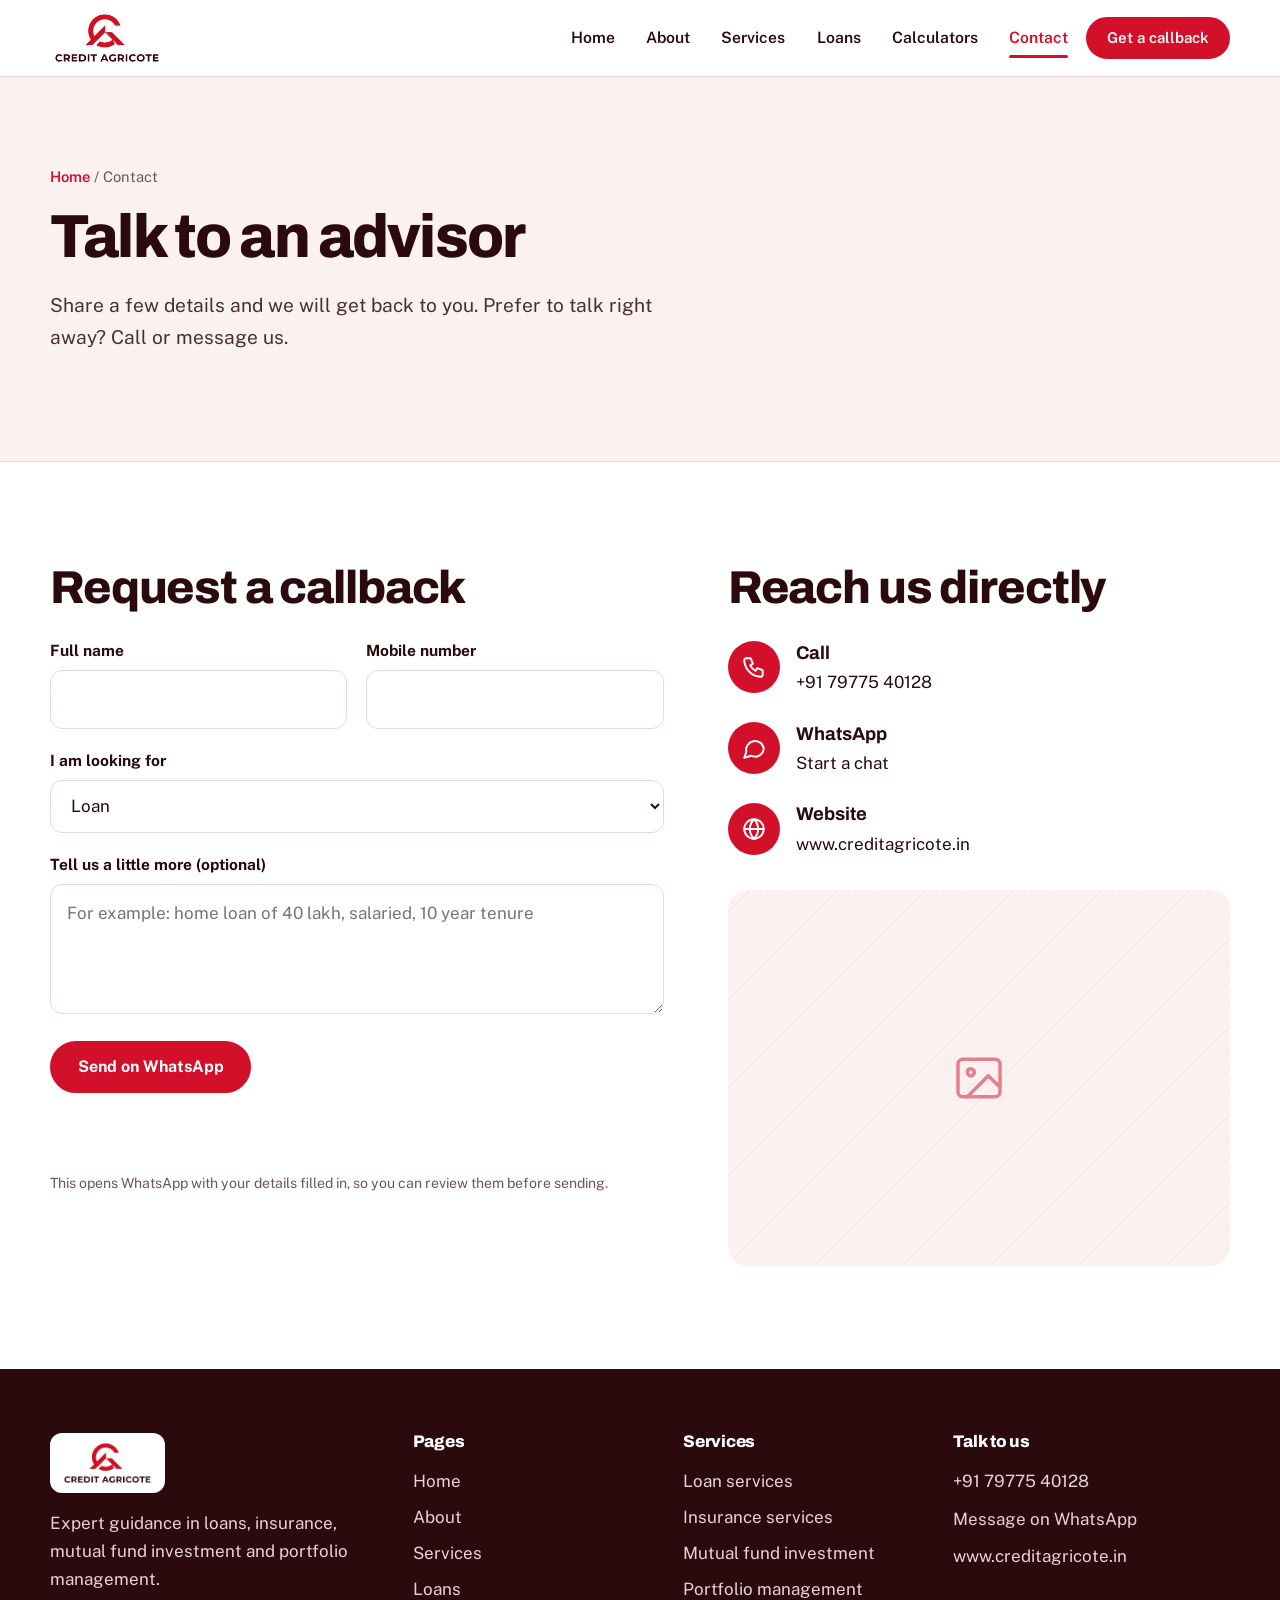
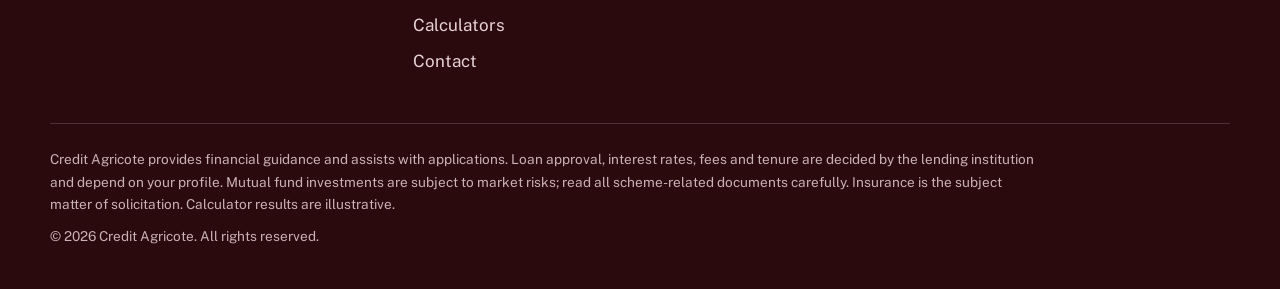
<file: contact.html>
<!doctype html>
<html lang="en">
<head>
<meta charset="utf-8">
<meta name="viewport" content="width=device-width,initial-scale=1">
<title>Contact | Credit Agricote</title>
<meta name="description" content="Request a callback or reach Credit Agricote by phone or WhatsApp.">
<meta name="theme-color" content="#D2102A">
<meta property="og:title" content="Contact | Credit Agricote">
<meta property="og:description" content="Request a callback or reach Credit Agricote by phone or WhatsApp.">
<meta property="og:type" content="website">
<meta property="og:image" content="assets/img/services-poster.jpg">
<link rel="icon" type="image/png" href="assets/favicon.png">
<link rel="preconnect" href="https://fonts.googleapis.com">
<link rel="preconnect" href="https://fonts.gstatic.com" crossorigin>
<link href="https://fonts.googleapis.com/css2?family=Archivo:wght@600;700;800&family=Public+Sans:wght@400;500;600;700&display=swap" rel="stylesheet">
<link rel="stylesheet" href="assets/style.css">
</head>
<body>
<a class="skip" href="#main">Skip to content</a>
<header class="site-header">
  <div class="wrap bar">
    <a class="brand" href="index.html" aria-label="Credit Agricote home"><img src="assets/logo.png" alt="Credit Agricote" width="220" height="111"></a>
    <button class="menu-btn" aria-label="Menu" aria-expanded="false" aria-controls="site-nav">
      <svg width="22" height="22" viewBox="0 0 24 24" fill="none" stroke="currentColor" stroke-width="2" stroke-linecap="round"><path d="M4 7h16M4 12h16M4 17h16"/></svg>
    </button>
    <nav class="nav" id="site-nav" aria-label="Main">
      <a href="index.html">Home</a><a href="about.html">About</a><a href="services.html">Services</a><a href="loans.html">Loans</a><a href="tools.html">Calculators</a><a href="contact.html" aria-current="page">Contact</a>
      <a class="btn small" href="contact.html">Get a callback</a>
    </nav>
  </div>
</header>
<main id="main">

<section class="page-hero">
  <div class="wrap">
    <p class="crumbs"><a href="index.html">Home</a> / Contact</p>
    <h1>Talk to an advisor</h1>
    <p class="lead">Share a few details and we will get back to you. Prefer to talk right away? Call or message us.</p>
  </div>
</section>

<section class="section">
  <div class="wrap contact-grid">
    <div>
      <h2 style="margin-bottom:1.5rem">Request a callback</h2>
      <form class="form" id="contact-form" novalidate>
        <div class="row">
          <div><label for="name">Full name</label><input id="name" name="name" autocomplete="name" required></div>
          <div><label for="phone">Mobile number</label><input id="phone" name="phone" type="tel" inputmode="tel" autocomplete="tel" required></div>
        </div>
        <div><label for="service">I am looking for</label>
          <select id="service" name="service">
            <option>Loan</option><option>Insurance</option><option>Mutual fund</option><option>Portfolio</option><option>Something else</option>
          </select></div>
        <div><label for="message">Tell us a little more (optional)</label><textarea id="message" name="message" placeholder="For example: home loan of 40 lakh, salaried, 10 year tenure"></textarea></div>
        <div><button class="btn" type="submit">Send on WhatsApp</button></div>
        <p class="form-status" id="form-status" role="status"></p>
        <p class="note" style="margin:0">This opens WhatsApp with your details filled in, so you can review them before sending.</p>
      </form>
    </div>
    <aside>
      <h2 style="margin-bottom:1.5rem">Reach us directly</h2>
      <ul class="info">
        <li><span class="ico " aria-hidden="true"><svg viewBox="0 0 24 24" fill="none" stroke="currentColor" stroke-width="1.8" stroke-linecap="round" stroke-linejoin="round"><path d="M5 4h4l2 5-2.5 1.5a11 11 0 0 0 5 5L15 13l5 2v4a2 2 0 0 1-2 2A16 16 0 0 1 3 6a2 2 0 0 1 2-2z"/></svg></span><div><strong>Call</strong><a href="tel:+917977540128">+91 79775 40128</a></div></li>
        <li><span class="ico " aria-hidden="true"><svg viewBox="0 0 24 24" fill="none" stroke="currentColor" stroke-width="1.8" stroke-linecap="round" stroke-linejoin="round"><path d="M21 12a8 8 0 0 1-11.6 7.1L3 21l1.9-5.4A8 8 0 1 1 21 12z"/></svg></span><div><strong>WhatsApp</strong><a href="https://wa.me/917977540128" target="_blank" rel="noopener">Start a chat</a></div></li>
        <li><span class="ico " aria-hidden="true"><svg viewBox="0 0 24 24" fill="none" stroke="currentColor" stroke-width="1.8" stroke-linecap="round" stroke-linejoin="round"><circle cx="12" cy="12" r="9"/><path d="M3 12h18M12 3c2.5 2.5 3.8 5.5 3.8 9S14.500 18.500 12 21c-2.5-2.5-3.800-5.500-3.800-9S9.500 5.500 12 3z"/></svg></span><div><strong>Website</strong>www.creditagricote.in</div></li>
      </ul>
      <div style="margin-top:2rem"><div class="media " style="--ar:4/3" role="img" aria-label="Credit Agricote advisor on a call"><img src="https://images.unsplash.com/photo-1551836022-d5d88e9218df?auto=format&fit=crop&w=1200&q=82" alt="" loading="lazy" onerror="this.remove()"></div></div>
    </aside>
  </div>
</section>
</main>
<footer class="site-footer">
  <div class="wrap">
    <div class="foot">
      <div>
        <img src="assets/logo.png" alt="Credit Agricote" width="220" height="111">
        <p>Expert guidance in loans, insurance, mutual fund investment and portfolio management.</p>
      </div>
      <div>
        <h4>Pages</h4>
        <ul><li><a href="index.html">Home</a></li><li><a href="about.html">About</a></li><li><a href="services.html">Services</a></li><li><a href="loans.html">Loans</a></li><li><a href="tools.html">Calculators</a></li><li><a href="contact.html">Contact</a></li></ul>
      </div>
      <div>
        <h4>Services</h4>
        <ul>
          <li><a href="services.html#loans">Loan services</a></li>
          <li><a href="services.html#insurance">Insurance services</a></li>
          <li><a href="services.html#mutual-funds">Mutual fund investment</a></li>
          <li><a href="services.html#portfolio">Portfolio management</a></li>
        </ul>
      </div>
      <div>
        <h4>Talk to us</h4>
        <p><a href="tel:+917977540128">+91 79775 40128</a></p>
        <p><a href="https://wa.me/917977540128" target="_blank" rel="noopener">Message on WhatsApp</a></p>
        <p>www.creditagricote.in</p>
      </div>
    </div>
    <div class="legal">
      <p>Credit Agricote provides financial guidance and assists with applications. Loan approval, interest rates, fees and tenure are decided by the lending institution and depend on your profile. Mutual fund investments are subject to market risks; read all scheme-related documents carefully. Insurance is the subject matter of solicitation. Calculator results are illustrative.</p>
      <p>&copy; <span id="year">2026</span> Credit Agricote. All rights reserved.</p>
    </div>
  </div>
</footer>
<script src="assets/site.js" defer></script>
</body>
</html>
</file>
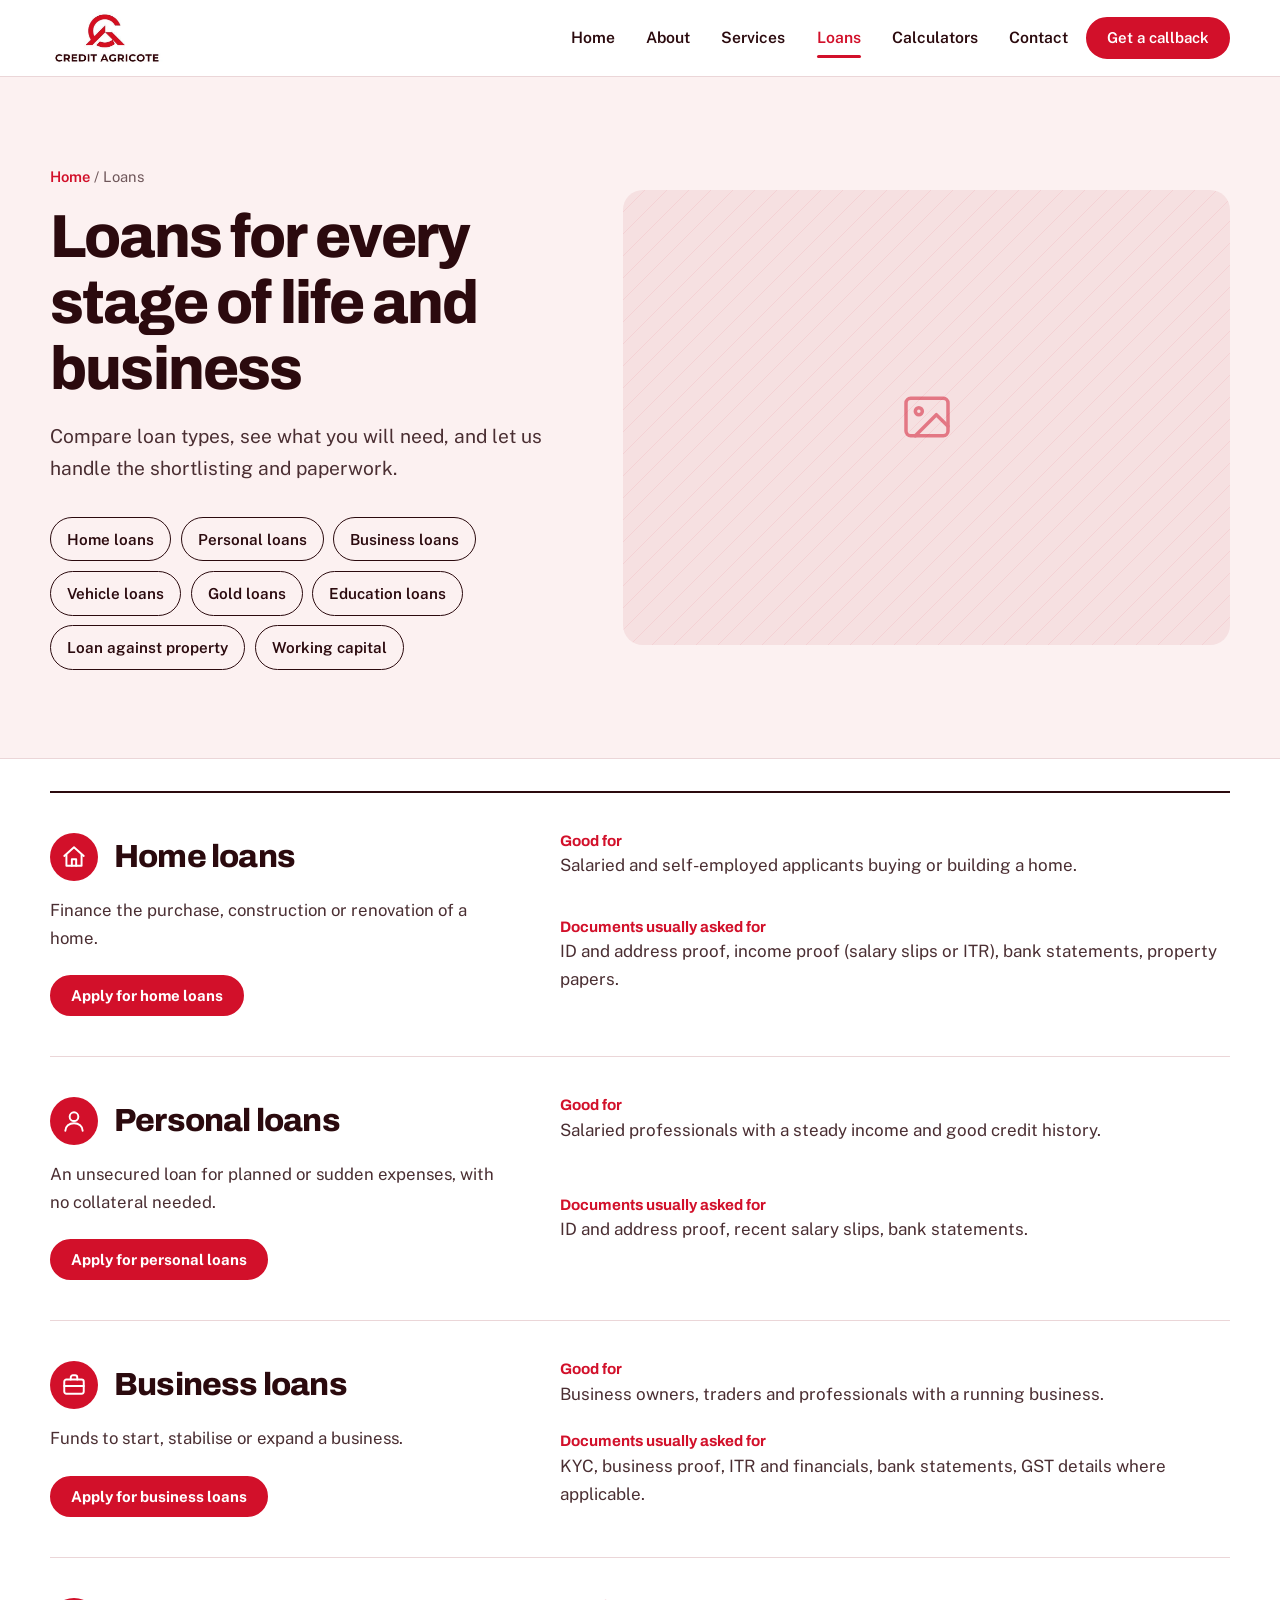
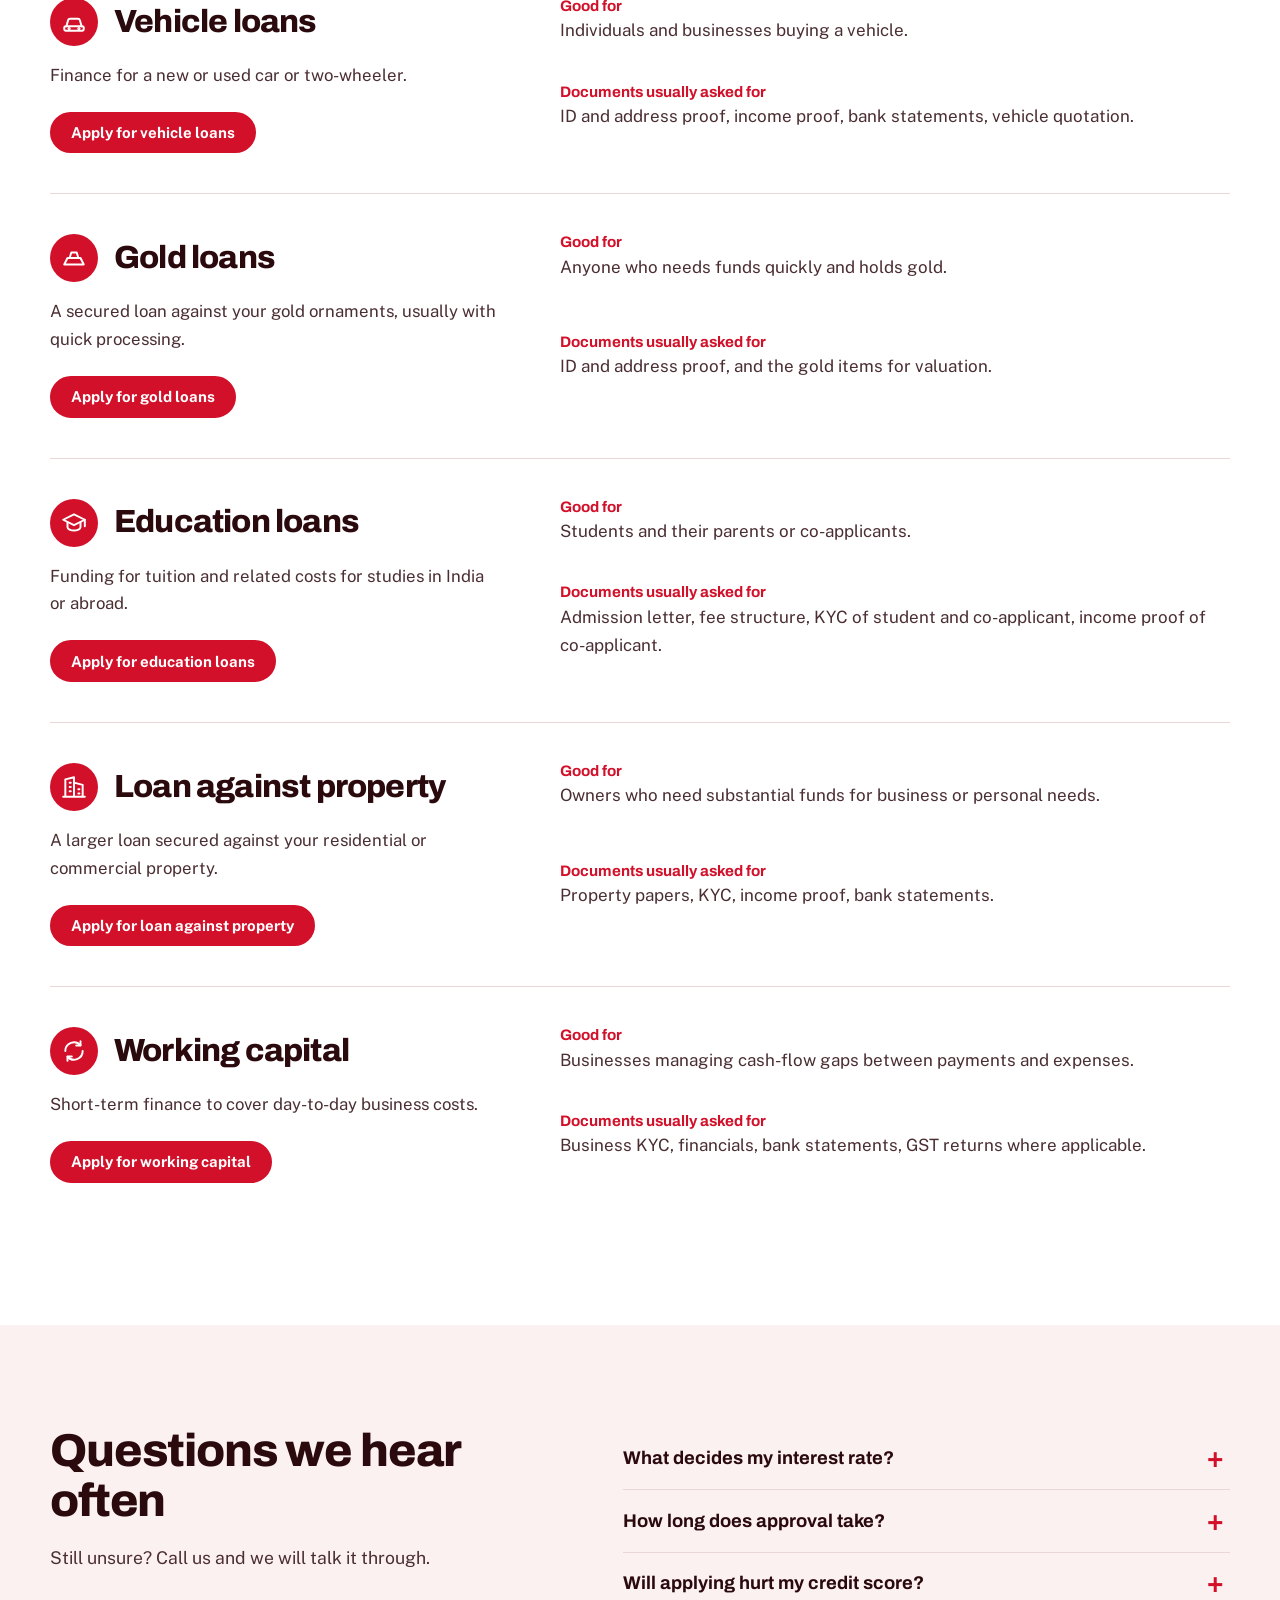
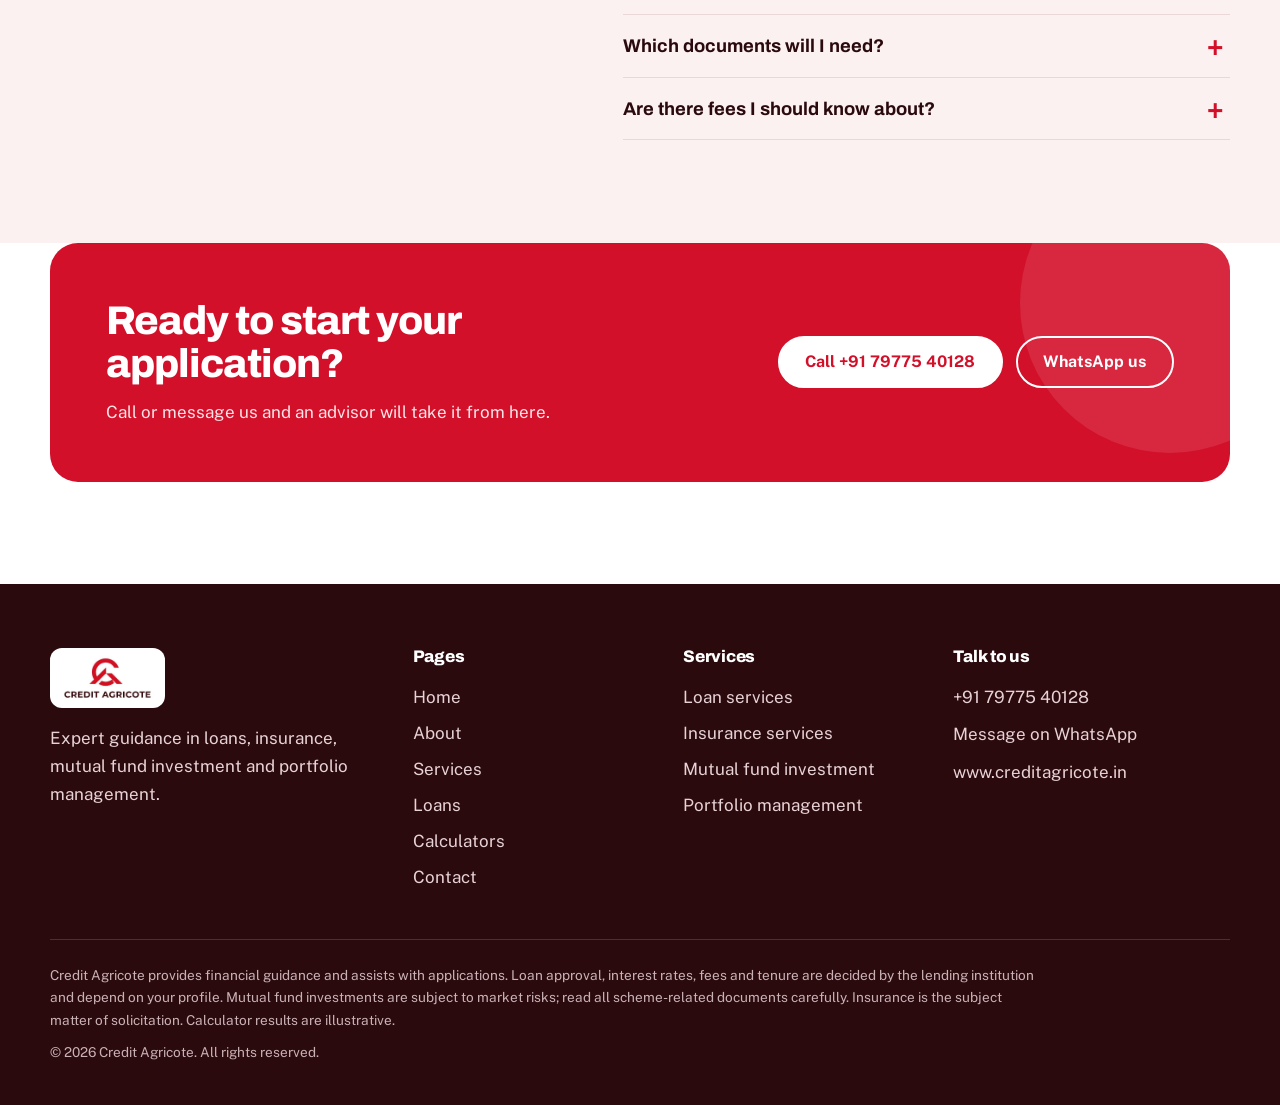
<file: loans.html>
<!doctype html>
<html lang="en">
<head>
<meta charset="utf-8">
<meta name="viewport" content="width=device-width,initial-scale=1">
<title>Loans | Credit Agricote</title>
<meta name="description" content="Home, personal, business, vehicle, gold, education loans, loan against property and working capital. See what you need to apply.">
<meta name="theme-color" content="#D2102A">
<meta property="og:title" content="Loans | Credit Agricote">
<meta property="og:description" content="Home, personal, business, vehicle, gold, education loans, loan against property and working capital. See what you need to apply.">
<meta property="og:type" content="website">
<meta property="og:image" content="assets/img/services-poster.jpg">
<link rel="icon" type="image/png" href="assets/favicon.png">
<link rel="preconnect" href="https://fonts.googleapis.com">
<link rel="preconnect" href="https://fonts.gstatic.com" crossorigin>
<link href="https://fonts.googleapis.com/css2?family=Archivo:wght@600;700;800&family=Public+Sans:wght@400;500;600;700&display=swap" rel="stylesheet">
<link rel="stylesheet" href="assets/style.css">
</head>
<body>
<a class="skip" href="#main">Skip to content</a>
<header class="site-header">
  <div class="wrap bar">
    <a class="brand" href="index.html" aria-label="Credit Agricote home"><img src="assets/logo.png" alt="Credit Agricote" width="220" height="111"></a>
    <button class="menu-btn" aria-label="Menu" aria-expanded="false" aria-controls="site-nav">
      <svg width="22" height="22" viewBox="0 0 24 24" fill="none" stroke="currentColor" stroke-width="2" stroke-linecap="round"><path d="M4 7h16M4 12h16M4 17h16"/></svg>
    </button>
    <nav class="nav" id="site-nav" aria-label="Main">
      <a href="index.html">Home</a><a href="about.html">About</a><a href="services.html">Services</a><a href="loans.html" aria-current="page">Loans</a><a href="tools.html">Calculators</a><a href="contact.html">Contact</a>
      <a class="btn small" href="contact.html">Get a callback</a>
    </nav>
  </div>
</header>
<main id="main">

<section class="page-hero">
  <div class="wrap split center">
    <div>
      <p class="crumbs"><a href="index.html">Home</a> / Loans</p>
      <h1>Loans for every stage of life and business</h1>
      <p class="lead">Compare loan types, see what you will need, and let us handle the shortlisting and paperwork.</p>
      <div class="loan-index"><a class="chip" href="#home">Home loans</a><a class="chip" href="#personal">Personal loans</a><a class="chip" href="#business">Business loans</a><a class="chip" href="#vehicle">Vehicle loans</a><a class="chip" href="#gold">Gold loans</a><a class="chip" href="#education">Education loans</a><a class="chip" href="#property">Loan against property</a><a class="chip" href="#working-capital">Working capital</a></div>
    </div>
    <div class="media " style="--ar:4/3" role="img" aria-label="Customer receiving loan guidance"><img src="https://images.unsplash.com/photo-1554224155-8d04cb21cd6c?auto=format&fit=crop&w=1200&q=82" alt="" loading="lazy" onerror="this.remove()"></div>
  </div>
</section>

<section class="section" style="padding-top:2rem">
  <div class="wrap"><article class="loan" id="home">
  <div><h2><span class="ico " aria-hidden="true"><svg viewBox="0 0 24 24" fill="none" stroke="currentColor" stroke-width="1.8" stroke-linecap="round" stroke-linejoin="round"><path d="M3 11l9-8 9 8"/><path d="M5 10v10h14V10"/><path d="M10 20v-6h4v6"/></svg></span>Home loans</h2><p class="lead">Finance the purchase, construction or renovation of a home.</p>
    <div class="btn-row" style="margin-top:1.4rem"><a class="btn small" href="contact.html?service=Loan">Apply for home loans</a></div></div>
  <dl><div><dt>Good for</dt><dd>Salaried and self-employed applicants buying or building a home.</dd></div><div><dt>Documents usually asked for</dt><dd>ID and address proof, income proof (salary slips or ITR), bank statements, property papers.</dd></div></dl>
</article><article class="loan" id="personal">
  <div><h2><span class="ico " aria-hidden="true"><svg viewBox="0 0 24 24" fill="none" stroke="currentColor" stroke-width="1.8" stroke-linecap="round" stroke-linejoin="round"><circle cx="12" cy="8" r="4"/><path d="M4 21c0-4.2 3.6-7 8-7s8 2.8 8 7"/></svg></span>Personal loans</h2><p class="lead">An unsecured loan for planned or sudden expenses, with no collateral needed.</p>
    <div class="btn-row" style="margin-top:1.4rem"><a class="btn small" href="contact.html?service=Loan">Apply for personal loans</a></div></div>
  <dl><div><dt>Good for</dt><dd>Salaried professionals with a steady income and good credit history.</dd></div><div><dt>Documents usually asked for</dt><dd>ID and address proof, recent salary slips, bank statements.</dd></div></dl>
</article><article class="loan" id="business">
  <div><h2><span class="ico " aria-hidden="true"><svg viewBox="0 0 24 24" fill="none" stroke="currentColor" stroke-width="1.8" stroke-linecap="round" stroke-linejoin="round"><rect x="3" y="7" width="18" height="13" rx="2"/><path d="M9 7V5a2 2 0 0 1 2-2h2a2 2 0 0 1 2 2v2M3 13h18"/></svg></span>Business loans</h2><p class="lead">Funds to start, stabilise or expand a business.</p>
    <div class="btn-row" style="margin-top:1.4rem"><a class="btn small" href="contact.html?service=Loan">Apply for business loans</a></div></div>
  <dl><div><dt>Good for</dt><dd>Business owners, traders and professionals with a running business.</dd></div><div><dt>Documents usually asked for</dt><dd>KYC, business proof, ITR and financials, bank statements, GST details where applicable.</dd></div></dl>
</article><article class="loan" id="vehicle">
  <div><h2><span class="ico " aria-hidden="true"><svg viewBox="0 0 24 24" fill="none" stroke="currentColor" stroke-width="1.8" stroke-linecap="round" stroke-linejoin="round"><path d="M5 16l1.5-5.5A2 2 0 0 1 8.4 9h7.2a2 2 0 0 1 1.9 1.5L19 16"/><rect x="3" y="16" width="18" height="4" rx="1.5"/><circle cx="7.5" cy="18" r=".6"/><circle cx="16.5" cy="18" r=".6"/></svg></span>Vehicle loans</h2><p class="lead">Finance for a new or used car or two-wheeler.</p>
    <div class="btn-row" style="margin-top:1.4rem"><a class="btn small" href="contact.html?service=Loan">Apply for vehicle loans</a></div></div>
  <dl><div><dt>Good for</dt><dd>Individuals and businesses buying a vehicle.</dd></div><div><dt>Documents usually asked for</dt><dd>ID and address proof, income proof, bank statements, vehicle quotation.</dd></div></dl>
</article><article class="loan" id="gold">
  <div><h2><span class="ico " aria-hidden="true"><svg viewBox="0 0 24 24" fill="none" stroke="currentColor" stroke-width="1.8" stroke-linecap="round" stroke-linejoin="round"><path d="M3 18l3-6h12l3 6H3z"/><path d="M8 12l1.5-5h5L16 12"/></svg></span>Gold loans</h2><p class="lead">A secured loan against your gold ornaments, usually with quick processing.</p>
    <div class="btn-row" style="margin-top:1.4rem"><a class="btn small" href="contact.html?service=Loan">Apply for gold loans</a></div></div>
  <dl><div><dt>Good for</dt><dd>Anyone who needs funds quickly and holds gold.</dd></div><div><dt>Documents usually asked for</dt><dd>ID and address proof, and the gold items for valuation.</dd></div></dl>
</article><article class="loan" id="education">
  <div><h2><span class="ico " aria-hidden="true"><svg viewBox="0 0 24 24" fill="none" stroke="currentColor" stroke-width="1.8" stroke-linecap="round" stroke-linejoin="round"><path d="M2 9l10-5 10 5-10 5L2 9z"/><path d="M6 11.5V16c0 1.5 3 3 6 3s6-1.5 6-3v-4.5M22 9v6"/></svg></span>Education loans</h2><p class="lead">Funding for tuition and related costs for studies in India or abroad.</p>
    <div class="btn-row" style="margin-top:1.4rem"><a class="btn small" href="contact.html?service=Loan">Apply for education loans</a></div></div>
  <dl><div><dt>Good for</dt><dd>Students and their parents or co-applicants.</dd></div><div><dt>Documents usually asked for</dt><dd>Admission letter, fee structure, KYC of student and co-applicant, income proof of co-applicant.</dd></div></dl>
</article><article class="loan" id="property">
  <div><h2><span class="ico " aria-hidden="true"><svg viewBox="0 0 24 24" fill="none" stroke="currentColor" stroke-width="1.8" stroke-linecap="round" stroke-linejoin="round"><path d="M4 21V5l8-2v18M12 8l8 2v11M2 21h20"/><path d="M8 8h1M8 12h1M8 16h1M16 14h1M16 18h1"/></svg></span>Loan against property</h2><p class="lead">A larger loan secured against your residential or commercial property.</p>
    <div class="btn-row" style="margin-top:1.4rem"><a class="btn small" href="contact.html?service=Loan">Apply for loan against property</a></div></div>
  <dl><div><dt>Good for</dt><dd>Owners who need substantial funds for business or personal needs.</dd></div><div><dt>Documents usually asked for</dt><dd>Property papers, KYC, income proof, bank statements.</dd></div></dl>
</article><article class="loan" id="working-capital">
  <div><h2><span class="ico " aria-hidden="true"><svg viewBox="0 0 24 24" fill="none" stroke="currentColor" stroke-width="1.8" stroke-linecap="round" stroke-linejoin="round"><path d="M20 12a8 8 0 0 1-14 5.3M4 12A8 8 0 0 1 18 6.7"/><path d="M18 3v4h-4M6 21v-4h4"/></svg></span>Working capital</h2><p class="lead">Short-term finance to cover day-to-day business costs.</p>
    <div class="btn-row" style="margin-top:1.4rem"><a class="btn small" href="contact.html?service=Loan">Apply for working capital</a></div></div>
  <dl><div><dt>Good for</dt><dd>Businesses managing cash-flow gaps between payments and expenses.</dd></div><div><dt>Documents usually asked for</dt><dd>Business KYC, financials, bank statements, GST returns where applicable.</dd></div></dl>
</article></div>
</section>

<section class="section tint">
  <div class="wrap split">
    <div class="sec-head" style="margin:0"><h2>Questions we hear often</h2><p>Still unsure? Call us and we will talk it through.</p></div>
    <div class="faq">
      <details><summary>What decides my interest rate?</summary><p>Your credit score, income, job or business stability, the loan amount and tenure, and the lender's own policy all play a part. We help you see which lenders are likely to suit your profile.</p></details>
      <details><summary>How long does approval take?</summary><p>It depends on the lender and how complete your documents are. We give you a realistic timeline when we speak and keep you updated.</p></details>
      <details><summary>Will applying hurt my credit score?</summary><p>Lenders usually check your credit report when you formally apply, and many applications in a short time can lower your score. That is why we shortlist before applying.</p></details>
      <details><summary>Which documents will I need?</summary><p>Usually ID proof, address proof, income proof and recent bank statements. Secured loans also need papers for the property, vehicle or gold. Each loan above lists what is typical.</p></details>
      <details><summary>Are there fees I should know about?</summary><p>Lenders may charge processing fees and other charges. We explain every fee before you commit to anything.</p></details>
    </div>
  </div>
</section>
<section class="section" style="padding-top:0">
  <div class="wrap">
    <div class="cta">
      <div><h2>Ready to start your application?</h2><p>Call or message us and an advisor will take it from here.</p></div>
      <div class="btn-row">
        <a class="btn light" href="tel:+917977540128">Call +91 79775 40128</a>
        <a class="btn outline-light" href="https://wa.me/917977540128" target="_blank" rel="noopener">WhatsApp us</a>
      </div>
    </div>
  </div>
</section>
</main>
<footer class="site-footer">
  <div class="wrap">
    <div class="foot">
      <div>
        <img src="assets/logo.png" alt="Credit Agricote" width="220" height="111">
        <p>Expert guidance in loans, insurance, mutual fund investment and portfolio management.</p>
      </div>
      <div>
        <h4>Pages</h4>
        <ul><li><a href="index.html">Home</a></li><li><a href="about.html">About</a></li><li><a href="services.html">Services</a></li><li><a href="loans.html">Loans</a></li><li><a href="tools.html">Calculators</a></li><li><a href="contact.html">Contact</a></li></ul>
      </div>
      <div>
        <h4>Services</h4>
        <ul>
          <li><a href="services.html#loans">Loan services</a></li>
          <li><a href="services.html#insurance">Insurance services</a></li>
          <li><a href="services.html#mutual-funds">Mutual fund investment</a></li>
          <li><a href="services.html#portfolio">Portfolio management</a></li>
        </ul>
      </div>
      <div>
        <h4>Talk to us</h4>
        <p><a href="tel:+917977540128">+91 79775 40128</a></p>
        <p><a href="https://wa.me/917977540128" target="_blank" rel="noopener">Message on WhatsApp</a></p>
        <p>www.creditagricote.in</p>
      </div>
    </div>
    <div class="legal">
      <p>Credit Agricote provides financial guidance and assists with applications. Loan approval, interest rates, fees and tenure are decided by the lending institution and depend on your profile. Mutual fund investments are subject to market risks; read all scheme-related documents carefully. Insurance is the subject matter of solicitation. Calculator results are illustrative.</p>
      <p>&copy; <span id="year">2026</span> Credit Agricote. All rights reserved.</p>
    </div>
  </div>
</footer>
<script src="assets/site.js" defer></script>
</body>
</html>
</file>
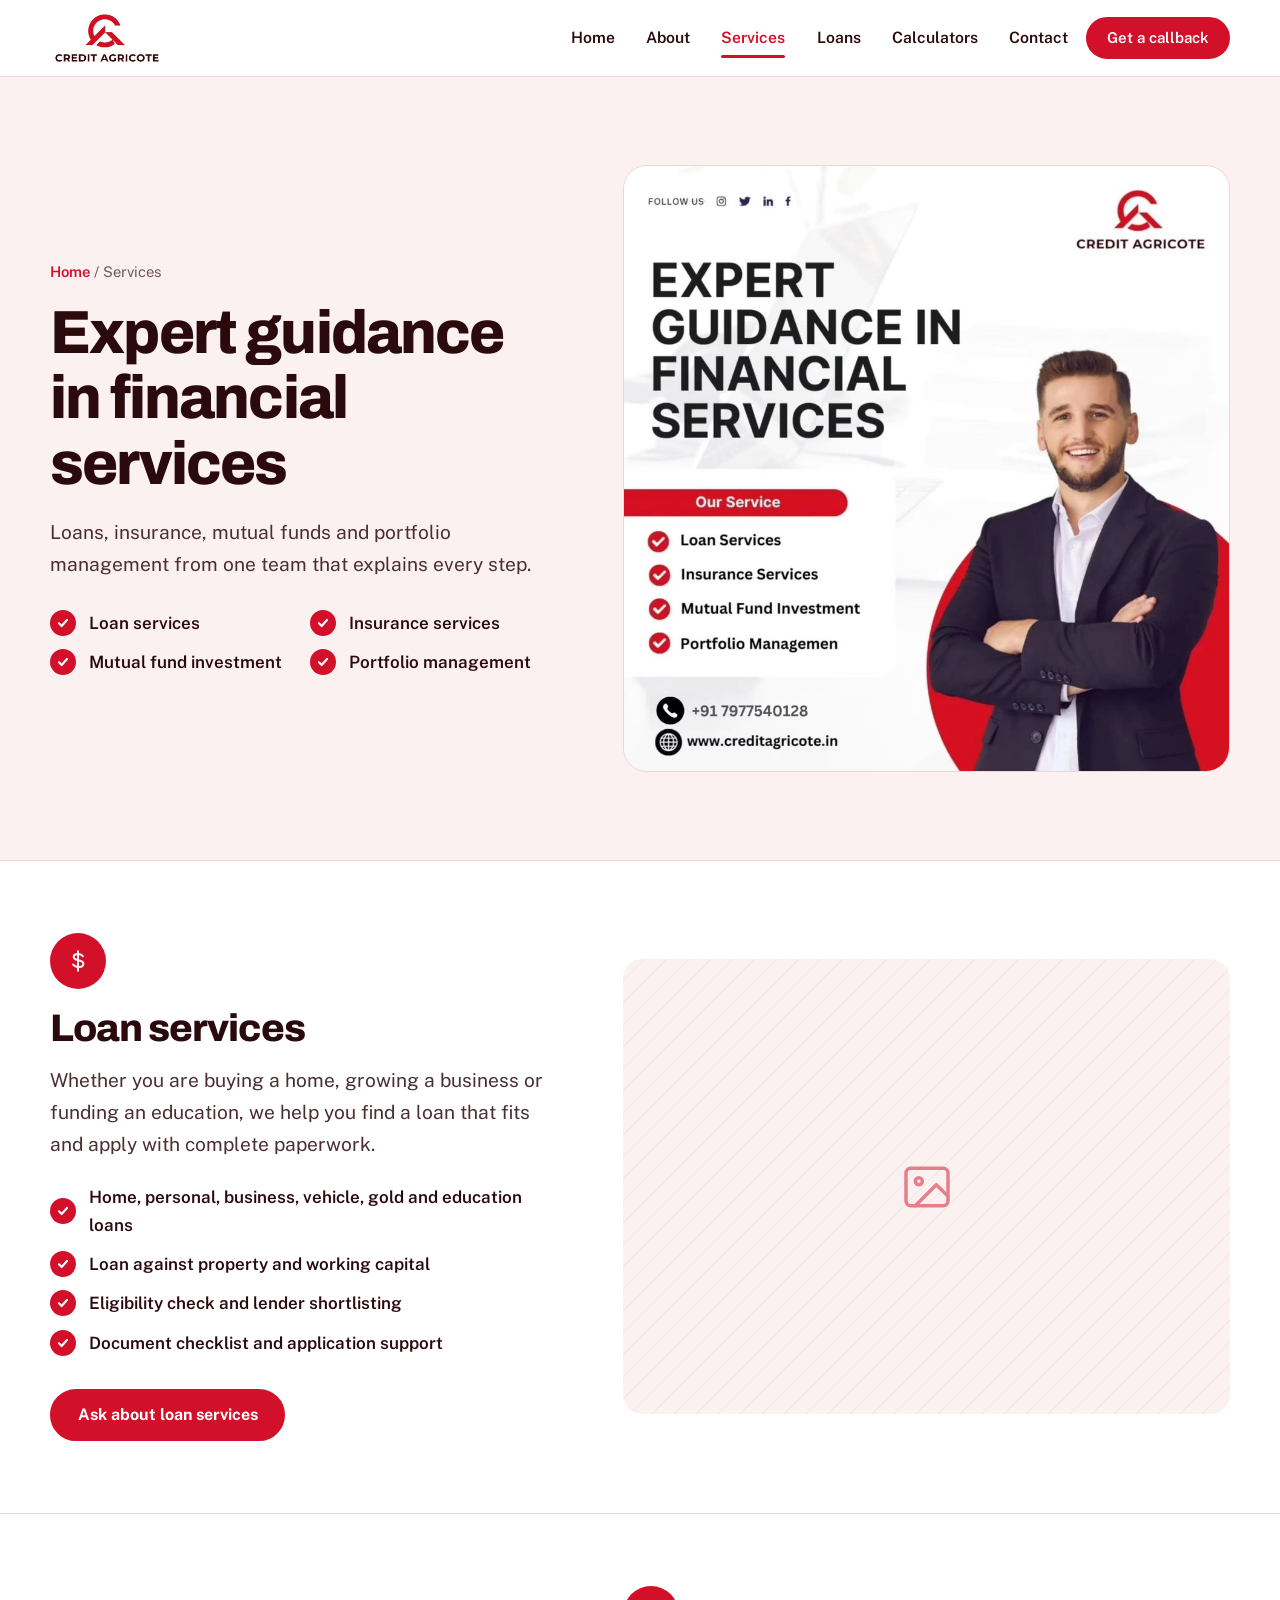
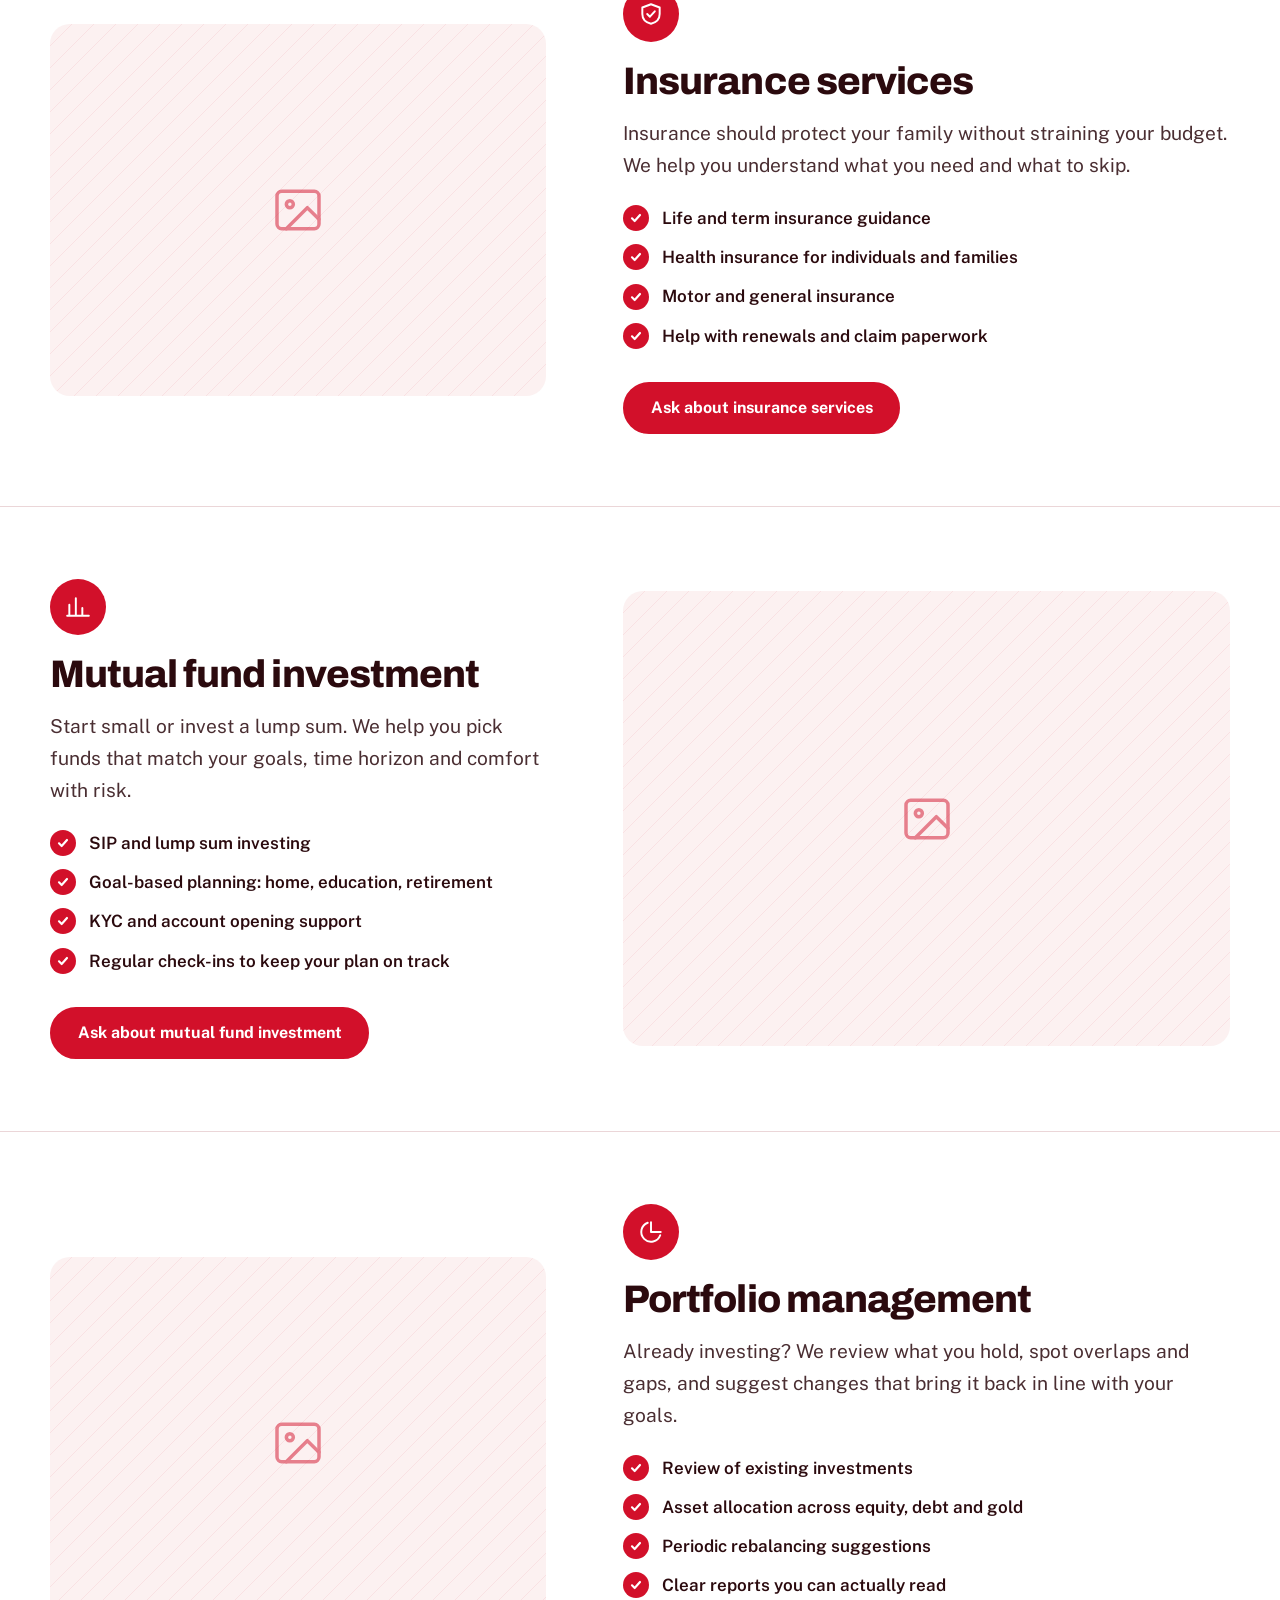
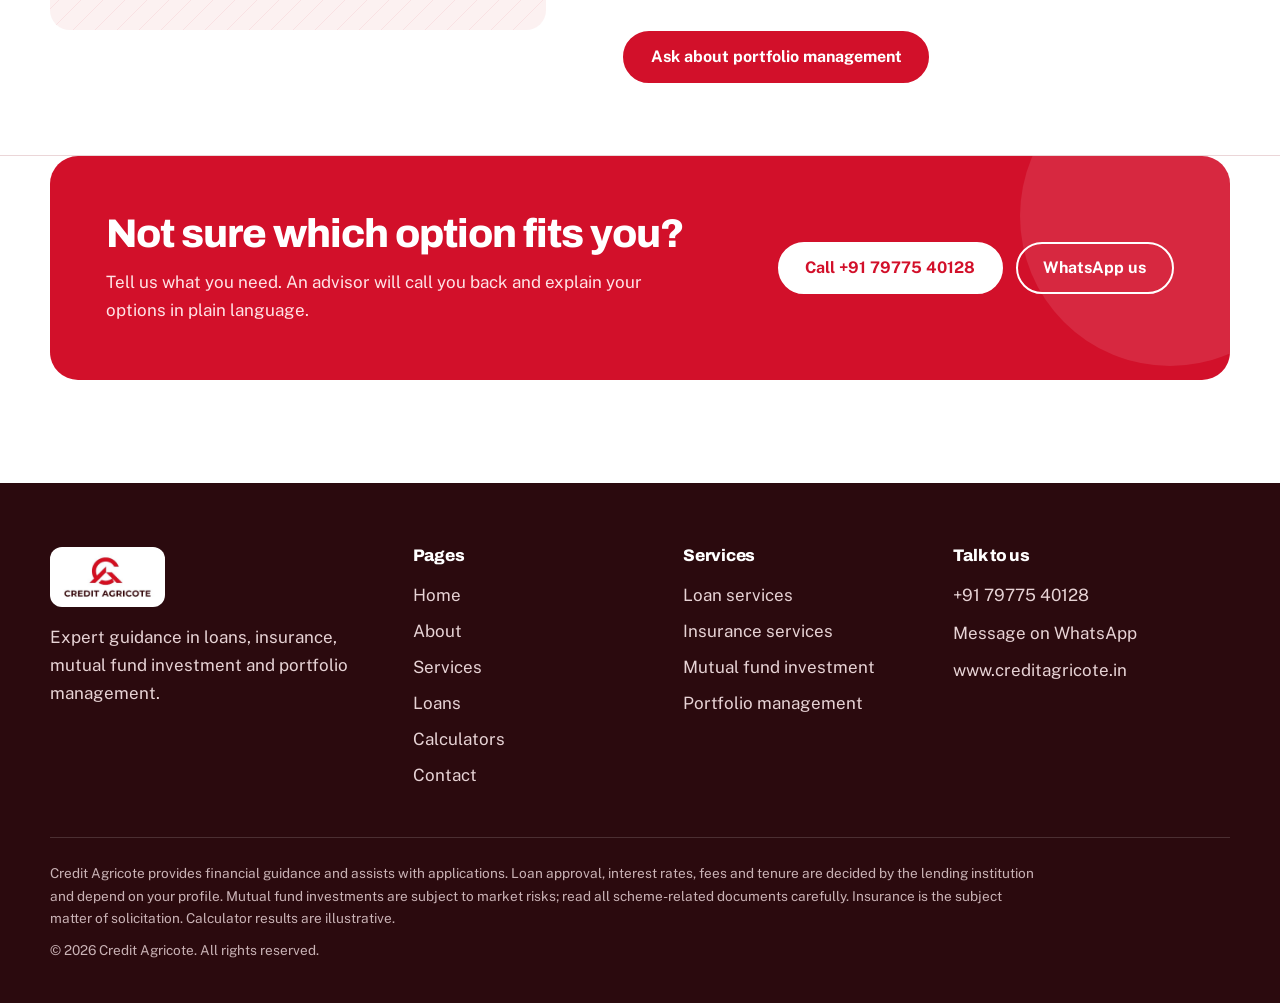
<file: services.html>
<!doctype html>
<html lang="en">
<head>
<meta charset="utf-8">
<meta name="viewport" content="width=device-width,initial-scale=1">
<title>Services | Credit Agricote</title>
<meta name="description" content="Loan services, insurance services, mutual fund investment and portfolio management from Credit Agricote.">
<meta name="theme-color" content="#D2102A">
<meta property="og:title" content="Services | Credit Agricote">
<meta property="og:description" content="Loan services, insurance services, mutual fund investment and portfolio management from Credit Agricote.">
<meta property="og:type" content="website">
<meta property="og:image" content="assets/img/services-poster.jpg">
<link rel="icon" type="image/png" href="assets/favicon.png">
<link rel="preconnect" href="https://fonts.googleapis.com">
<link rel="preconnect" href="https://fonts.gstatic.com" crossorigin>
<link href="https://fonts.googleapis.com/css2?family=Archivo:wght@600;700;800&family=Public+Sans:wght@400;500;600;700&display=swap" rel="stylesheet">
<link rel="stylesheet" href="assets/style.css">
</head>
<body>
<a class="skip" href="#main">Skip to content</a>
<header class="site-header">
  <div class="wrap bar">
    <a class="brand" href="index.html" aria-label="Credit Agricote home"><img src="assets/logo.png" alt="Credit Agricote" width="220" height="111"></a>
    <button class="menu-btn" aria-label="Menu" aria-expanded="false" aria-controls="site-nav">
      <svg width="22" height="22" viewBox="0 0 24 24" fill="none" stroke="currentColor" stroke-width="2" stroke-linecap="round"><path d="M4 7h16M4 12h16M4 17h16"/></svg>
    </button>
    <nav class="nav" id="site-nav" aria-label="Main">
      <a href="index.html">Home</a><a href="about.html">About</a><a href="services.html" aria-current="page">Services</a><a href="loans.html">Loans</a><a href="tools.html">Calculators</a><a href="contact.html">Contact</a>
      <a class="btn small" href="contact.html">Get a callback</a>
    </nav>
  </div>
</header>
<main id="main">

<section class="page-hero">
  <div class="wrap split center">
    <div>
      <p class="crumbs"><a href="index.html">Home</a> / Services</p>
      <h1>Expert guidance in financial services</h1>
      <p class="lead">Loans, insurance, mutual funds and portfolio management from one team that explains every step.</p>
      <ul class="checks two" style="margin-top:1.8rem">
        <li>Loan services</li><li>Insurance services</li><li>Mutual fund investment</li><li>Portfolio management</li>
      </ul>
    </div>
    <div class="poster"><img src="assets/img/services-poster.jpg" alt="Credit Agricote services: loan, insurance, mutual fund investment and portfolio management" width="1000" height="1000"></div>
  </div>
</section>
<section class="detail" id="loans" style="scroll-margin-top:90px">
  <div class="wrap split center">
    <div>
      <span class="ico " aria-hidden="true"><svg viewBox="0 0 24 24" fill="none" stroke="currentColor" stroke-width="1.8" stroke-linecap="round" stroke-linejoin="round"><path d="M12 3v18M16.5 7.5c-.8-1.2-2.4-2-4.5-2-2.6 0-4 1.2-4 2.9 0 4 9 1.8 9 6.1 0 1.8-1.6 3-4.5 3-2.3 0-4-.9-5-2.3"/></svg></span>
      <h2 style="margin-top:1.2rem">Loan services</h2>
      <p class="lead">Whether you are buying a home, growing a business or funding an education, we help you find a loan that fits and apply with complete paperwork.</p>
      <ul class="checks"><li>Home, personal, business, vehicle, gold and education loans</li><li>Loan against property and working capital</li><li>Eligibility check and lender shortlisting</li><li>Document checklist and application support</li></ul>
      <div class="btn-row"><a class="btn" href="contact.html?service=Loan">Ask about loan services</a></div>
    </div>
    <div class="media " style="--ar:4/3" role="img" aria-label="Advisor discussing a loan with a client"><img src="https://images.unsplash.com/photo-1554224155-8d04cb21cd6c?auto=format&fit=crop&w=1200&q=82" alt="" loading="lazy" onerror="this.remove()"></div>
  </div>
</section>
<section class="detail" id="insurance" style="scroll-margin-top:90px">
  <div class="wrap split center flip">
    <div>
      <span class="ico " aria-hidden="true"><svg viewBox="0 0 24 24" fill="none" stroke="currentColor" stroke-width="1.8" stroke-linecap="round" stroke-linejoin="round"><path d="M12 3l8 3v6c0 4.5-3.2 7.8-8 9-4.8-1.2-8-4.5-8-9V6l8-3z"/><path d="M8.5 12l2.5 2.5 4.5-5"/></svg></span>
      <h2 style="margin-top:1.2rem">Insurance services</h2>
      <p class="lead">Insurance should protect your family without straining your budget. We help you understand what you need and what to skip.</p>
      <ul class="checks"><li>Life and term insurance guidance</li><li>Health insurance for individuals and families</li><li>Motor and general insurance</li><li>Help with renewals and claim paperwork</li></ul>
      <div class="btn-row"><a class="btn" href="contact.html?service=Insurance">Ask about insurance services</a></div>
    </div>
    <div class="media " style="--ar:4/3" role="img" aria-label="Family protected by insurance"><img src="https://images.unsplash.com/photo-1450101499163-c8848c66ca85?auto=format&fit=crop&w=1200&q=82" alt="" loading="lazy" onerror="this.remove()"></div>
  </div>
</section>
<section class="detail" id="mutual-funds" style="scroll-margin-top:90px">
  <div class="wrap split center">
    <div>
      <span class="ico " aria-hidden="true"><svg viewBox="0 0 24 24" fill="none" stroke="currentColor" stroke-width="1.8" stroke-linecap="round" stroke-linejoin="round"><path d="M4 20V10M10 20V4M16 20v-7M22 20H2"/></svg></span>
      <h2 style="margin-top:1.2rem">Mutual fund investment</h2>
      <p class="lead">Start small or invest a lump sum. We help you pick funds that match your goals, time horizon and comfort with risk.</p>
      <ul class="checks"><li>SIP and lump sum investing</li><li>Goal-based planning: home, education, retirement</li><li>KYC and account opening support</li><li>Regular check-ins to keep your plan on track</li></ul>
      <div class="btn-row"><a class="btn" href="contact.html?service=Mutual">Ask about mutual fund investment</a></div>
    </div>
    <div class="media " style="--ar:4/3" role="img" aria-label="Investor reviewing mutual fund growth"><img src="https://images.unsplash.com/photo-1579621970563-ebec7560ff3e?auto=format&fit=crop&w=1200&q=82" alt="" loading="lazy" onerror="this.remove()"></div>
  </div>
</section>
<section class="detail" id="portfolio" style="scroll-margin-top:90px">
  <div class="wrap split center flip">
    <div>
      <span class="ico " aria-hidden="true"><svg viewBox="0 0 24 24" fill="none" stroke="currentColor" stroke-width="1.8" stroke-linecap="round" stroke-linejoin="round"><path d="M12 3v9h9"/><path d="M20.5 15A9 9 0 1 1 9 3.5"/></svg></span>
      <h2 style="margin-top:1.2rem">Portfolio management</h2>
      <p class="lead">Already investing? We review what you hold, spot overlaps and gaps, and suggest changes that bring it back in line with your goals.</p>
      <ul class="checks"><li>Review of existing investments</li><li>Asset allocation across equity, debt and gold</li><li>Periodic rebalancing suggestions</li><li>Clear reports you can actually read</li></ul>
      <div class="btn-row"><a class="btn" href="contact.html?service=Portfolio">Ask about portfolio management</a></div>
    </div>
    <div class="media " style="--ar:4/3" role="img" aria-label="Advisor reviewing an investment portfolio"><img src="https://images.unsplash.com/photo-1460925895917-afdab827c52f?auto=format&fit=crop&w=1200&q=82" alt="" loading="lazy" onerror="this.remove()"></div>
  </div>
</section>
<section class="section" style="padding-top:0">
  <div class="wrap">
    <div class="cta">
      <div><h2>Not sure which option fits you?</h2><p>Tell us what you need. An advisor will call you back and explain your options in plain language.</p></div>
      <div class="btn-row">
        <a class="btn light" href="tel:+917977540128">Call +91 79775 40128</a>
        <a class="btn outline-light" href="https://wa.me/917977540128" target="_blank" rel="noopener">WhatsApp us</a>
      </div>
    </div>
  </div>
</section>
</main>
<footer class="site-footer">
  <div class="wrap">
    <div class="foot">
      <div>
        <img src="assets/logo.png" alt="Credit Agricote" width="220" height="111">
        <p>Expert guidance in loans, insurance, mutual fund investment and portfolio management.</p>
      </div>
      <div>
        <h4>Pages</h4>
        <ul><li><a href="index.html">Home</a></li><li><a href="about.html">About</a></li><li><a href="services.html">Services</a></li><li><a href="loans.html">Loans</a></li><li><a href="tools.html">Calculators</a></li><li><a href="contact.html">Contact</a></li></ul>
      </div>
      <div>
        <h4>Services</h4>
        <ul>
          <li><a href="services.html#loans">Loan services</a></li>
          <li><a href="services.html#insurance">Insurance services</a></li>
          <li><a href="services.html#mutual-funds">Mutual fund investment</a></li>
          <li><a href="services.html#portfolio">Portfolio management</a></li>
        </ul>
      </div>
      <div>
        <h4>Talk to us</h4>
        <p><a href="tel:+917977540128">+91 79775 40128</a></p>
        <p><a href="https://wa.me/917977540128" target="_blank" rel="noopener">Message on WhatsApp</a></p>
        <p>www.creditagricote.in</p>
      </div>
    </div>
    <div class="legal">
      <p>Credit Agricote provides financial guidance and assists with applications. Loan approval, interest rates, fees and tenure are decided by the lending institution and depend on your profile. Mutual fund investments are subject to market risks; read all scheme-related documents carefully. Insurance is the subject matter of solicitation. Calculator results are illustrative.</p>
      <p>&copy; <span id="year">2026</span> Credit Agricote. All rights reserved.</p>
    </div>
  </div>
</footer>
<script src="assets/site.js" defer></script>
</body>
</html>
</file>
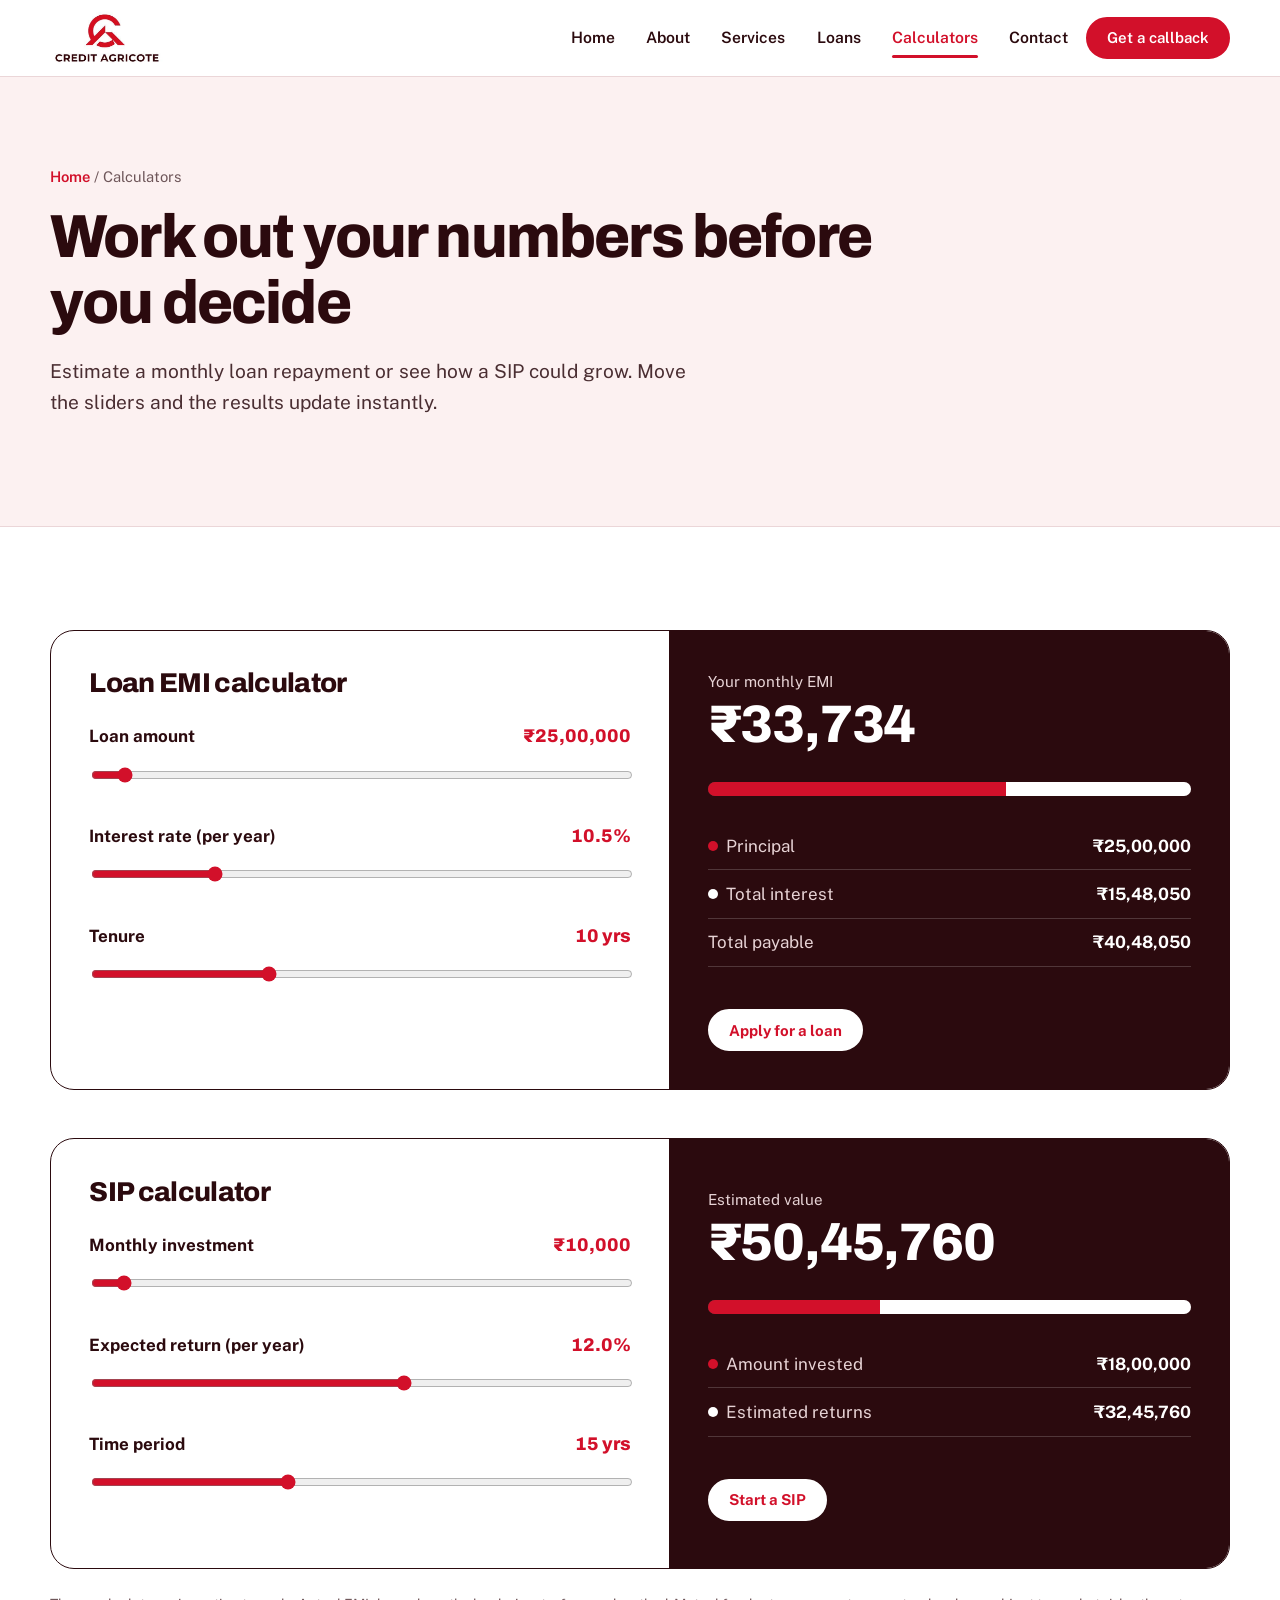
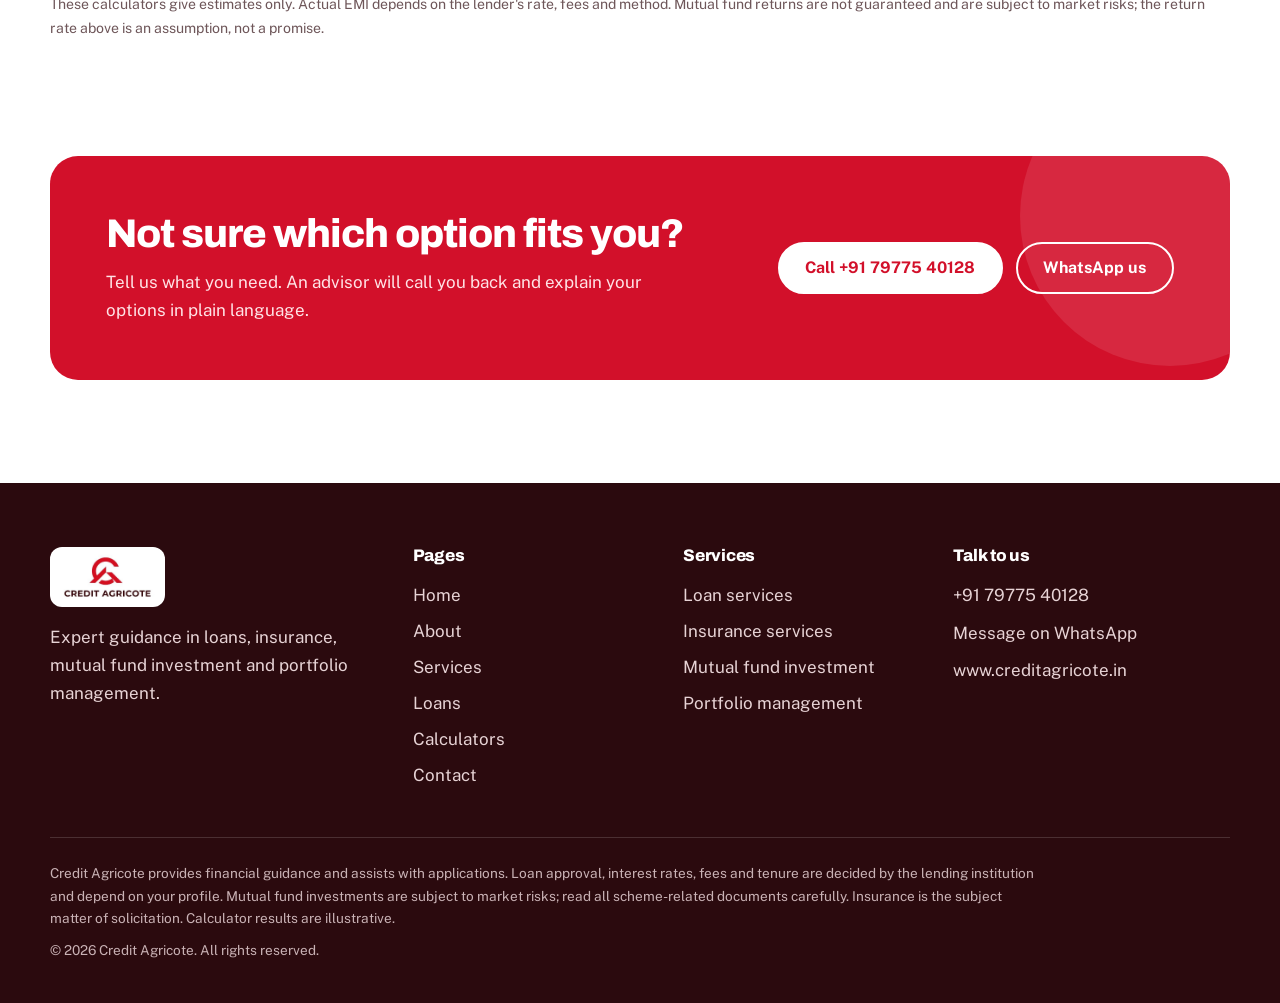
<file: tools.html>
<!doctype html>
<html lang="en">
<head>
<meta charset="utf-8">
<meta name="viewport" content="width=device-width,initial-scale=1">
<title>Loan EMI and SIP calculators | Credit Agricote</title>
<meta name="description" content="Estimate your monthly loan EMI and see how a SIP could grow with Credit Agricote&#x27;s free calculators.">
<meta name="theme-color" content="#D2102A">
<meta property="og:title" content="Loan EMI and SIP calculators | Credit Agricote">
<meta property="og:description" content="Estimate your monthly loan EMI and see how a SIP could grow with Credit Agricote&#x27;s free calculators.">
<meta property="og:type" content="website">
<meta property="og:image" content="assets/img/services-poster.jpg">
<link rel="icon" type="image/png" href="assets/favicon.png">
<link rel="preconnect" href="https://fonts.googleapis.com">
<link rel="preconnect" href="https://fonts.gstatic.com" crossorigin>
<link href="https://fonts.googleapis.com/css2?family=Archivo:wght@600;700;800&family=Public+Sans:wght@400;500;600;700&display=swap" rel="stylesheet">
<link rel="stylesheet" href="assets/style.css">
</head>
<body>
<a class="skip" href="#main">Skip to content</a>
<header class="site-header">
  <div class="wrap bar">
    <a class="brand" href="index.html" aria-label="Credit Agricote home"><img src="assets/logo.png" alt="Credit Agricote" width="220" height="111"></a>
    <button class="menu-btn" aria-label="Menu" aria-expanded="false" aria-controls="site-nav">
      <svg width="22" height="22" viewBox="0 0 24 24" fill="none" stroke="currentColor" stroke-width="2" stroke-linecap="round"><path d="M4 7h16M4 12h16M4 17h16"/></svg>
    </button>
    <nav class="nav" id="site-nav" aria-label="Main">
      <a href="index.html">Home</a><a href="about.html">About</a><a href="services.html">Services</a><a href="loans.html">Loans</a><a href="tools.html" aria-current="page">Calculators</a><a href="contact.html">Contact</a>
      <a class="btn small" href="contact.html">Get a callback</a>
    </nav>
  </div>
</header>
<main id="main">

<section class="page-hero">
  <div class="wrap">
    <p class="crumbs"><a href="index.html">Home</a> / Calculators</p>
    <h1>Work out your numbers before you decide</h1>
    <p class="lead">Estimate a monthly loan repayment or see how a SIP could grow. Move the sliders and the results update instantly.</p>
  </div>
</section>

<section class="section">
  <div class="wrap">
    <div class="calc" id="emi-calc">
      <div class="calc-in">
        <h2>Loan EMI calculator</h2>
        <div class="field"><div class="field-top"><label for="emi-amount">Loan amount</label><output id="emi-amount-out" for="emi-amount"></output></div>
          <input type="range" id="emi-amount" min="50000" max="50000000" step="50000" value="2500000"></div>
        <div class="field"><div class="field-top"><label for="emi-rate">Interest rate (per year)</label><output id="emi-rate-out" for="emi-rate"></output></div>
          <input type="range" id="emi-rate" min="5" max="30" step="0.1" value="10.5"></div>
        <div class="field"><div class="field-top"><label for="emi-tenure">Tenure</label><output id="emi-tenure-out" for="emi-tenure"></output></div>
          <input type="range" id="emi-tenure" min="6" max="360" step="6" value="120"></div>
      </div>
      <div class="calc-out" aria-live="polite">
        <span class="result-label">Your monthly EMI</span>
        <div class="result-big" id="emi-result"></div>
        <div class="split-bar" aria-hidden="true"><i id="emi-bar"></i><b></b></div>
        <dl class="rows">
          <div><dt><span class="dot" style="background:var(--red)"></span>Principal</dt><dd id="emi-principal"></dd></div>
          <div><dt><span class="dot" style="background:#fff"></span>Total interest</dt><dd id="emi-interest"></dd></div>
          <div><dt>Total payable</dt><dd id="emi-total"></dd></div>
        </dl>
        <a class="btn light small" style="margin-top:1.6rem;align-self:flex-start" href="contact.html?service=Loan">Apply for a loan</a>
      </div>
    </div>

    <div class="calc" id="sip-calc">
      <div class="calc-in">
        <h2>SIP calculator</h2>
        <div class="field"><div class="field-top"><label for="sip-amount">Monthly investment</label><output id="sip-amount-out" for="sip-amount"></output></div>
          <input type="range" id="sip-amount" min="500" max="200000" step="500" value="10000"></div>
        <div class="field"><div class="field-top"><label for="sip-rate">Expected return (per year)</label><output id="sip-rate-out" for="sip-rate"></output></div>
          <input type="range" id="sip-rate" min="1" max="20" step="0.5" value="12"></div>
        <div class="field"><div class="field-top"><label for="sip-years">Time period</label><output id="sip-years-out" for="sip-years"></output></div>
          <input type="range" id="sip-years" min="1" max="40" step="1" value="15"></div>
      </div>
      <div class="calc-out" aria-live="polite">
        <span class="result-label">Estimated value</span>
        <div class="result-big" id="sip-result"></div>
        <div class="split-bar" aria-hidden="true"><i id="sip-bar"></i><b></b></div>
        <dl class="rows">
          <div><dt><span class="dot" style="background:var(--red)"></span>Amount invested</dt><dd id="sip-invested"></dd></div>
          <div><dt><span class="dot" style="background:#fff"></span>Estimated returns</dt><dd id="sip-gain"></dd></div>
        </dl>
        <a class="btn light small" style="margin-top:1.6rem;align-self:flex-start" href="contact.html?service=Mutual%20fund">Start a SIP</a>
      </div>
    </div>
    <p class="note">These calculators give estimates only. Actual EMI depends on the lender's rate, fees and method. Mutual fund returns are not guaranteed and are subject to market risks; the return rate above is an assumption, not a promise.</p>
  </div>
</section>
<section class="section" style="padding-top:0">
  <div class="wrap">
    <div class="cta">
      <div><h2>Not sure which option fits you?</h2><p>Tell us what you need. An advisor will call you back and explain your options in plain language.</p></div>
      <div class="btn-row">
        <a class="btn light" href="tel:+917977540128">Call +91 79775 40128</a>
        <a class="btn outline-light" href="https://wa.me/917977540128" target="_blank" rel="noopener">WhatsApp us</a>
      </div>
    </div>
  </div>
</section>
</main>
<footer class="site-footer">
  <div class="wrap">
    <div class="foot">
      <div>
        <img src="assets/logo.png" alt="Credit Agricote" width="220" height="111">
        <p>Expert guidance in loans, insurance, mutual fund investment and portfolio management.</p>
      </div>
      <div>
        <h4>Pages</h4>
        <ul><li><a href="index.html">Home</a></li><li><a href="about.html">About</a></li><li><a href="services.html">Services</a></li><li><a href="loans.html">Loans</a></li><li><a href="tools.html">Calculators</a></li><li><a href="contact.html">Contact</a></li></ul>
      </div>
      <div>
        <h4>Services</h4>
        <ul>
          <li><a href="services.html#loans">Loan services</a></li>
          <li><a href="services.html#insurance">Insurance services</a></li>
          <li><a href="services.html#mutual-funds">Mutual fund investment</a></li>
          <li><a href="services.html#portfolio">Portfolio management</a></li>
        </ul>
      </div>
      <div>
        <h4>Talk to us</h4>
        <p><a href="tel:+917977540128">+91 79775 40128</a></p>
        <p><a href="https://wa.me/917977540128" target="_blank" rel="noopener">Message on WhatsApp</a></p>
        <p>www.creditagricote.in</p>
      </div>
    </div>
    <div class="legal">
      <p>Credit Agricote provides financial guidance and assists with applications. Loan approval, interest rates, fees and tenure are decided by the lending institution and depend on your profile. Mutual fund investments are subject to market risks; read all scheme-related documents carefully. Insurance is the subject matter of solicitation. Calculator results are illustrative.</p>
      <p>&copy; <span id="year">2026</span> Credit Agricote. All rights reserved.</p>
    </div>
  </div>
</footer>
<script src="assets/site.js" defer></script>
</body>
</html>
</file>
<file: assets/style.css>
:root{
  --red:#D2102A;
  --red-dark:#A80C21;
  --ink:#2B0A0E;
  --ink-soft:#4A2E32;
  --muted:#6E5659;
  --blush:#FCF1F1;
  --blush-2:#F6E0E1;
  --line:#EBD6D8;
  --white:#fff;
  --font-display:"Archivo","Arial Narrow",Arial,sans-serif;
  --font-body:"Public Sans",system-ui,-apple-system,"Segoe UI",Roboto,Arial,sans-serif;
  --wrap:1180px;
}
*,*::before,*::after{box-sizing:border-box}
html{scroll-behavior:smooth;-webkit-text-size-adjust:100%}
body{margin:0;font-family:var(--font-body);font-size:1.0625rem;line-height:1.65;color:var(--ink);background:var(--white)}
img{max-width:100%;display:block}
a{color:inherit}
h1,h2,h3,h4{font-family:var(--font-display);line-height:1.08;margin:0;letter-spacing:-.015em;font-weight:800}
h1{font-size:clamp(2.5rem,6vw,4.6rem);letter-spacing:-.03em;font-stretch:96%}
h2{font-size:clamp(1.85rem,3.6vw,2.9rem);letter-spacing:-.025em}
h3{font-size:1.3rem;letter-spacing:-.01em}
p{margin:0 0 1em}
.wrap{width:min(var(--wrap),100% - 2.5rem);margin-inline:auto}
.skip{position:absolute;left:-999px;top:0;background:var(--ink);color:#fff;padding:.6rem 1rem;z-index:100}
.skip:focus{left:0}
:focus-visible{outline:3px solid var(--red);outline-offset:3px;border-radius:4px}
.lead{font-size:1.2rem;color:var(--ink-soft);max-width:34em}
.muted{color:var(--muted)}

/* header */
.site-header{position:sticky;top:0;z-index:50;background:rgba(255,255,255,.96);backdrop-filter:blur(8px);border-bottom:1px solid var(--line)}
.bar{display:flex;align-items:center;justify-content:space-between;gap:1.5rem;min-height:76px}
.brand img{height:58px;width:auto}
.nav{display:flex;align-items:center;gap:.25rem}
.nav a{text-decoration:none;font-weight:600;font-size:.98rem;padding:.55rem .85rem;position:relative}
.nav a:not(.btn)::after{content:"";position:absolute;left:.85rem;right:.85rem;bottom:.1rem;height:3px;border-radius:3px;background:var(--red);transform:scaleX(0);transform-origin:left;transition:transform .2s}
.nav a:not(.btn):hover::after,.nav a[aria-current="page"]::after{transform:scaleX(1)}
.nav a[aria-current="page"]{color:var(--red)}
.menu-btn{display:none;background:none;border:1px solid var(--line);border-radius:10px;width:44px;height:44px;cursor:pointer;color:var(--ink)}
.menu-btn svg{margin:auto}

/* buttons */
.btn{display:inline-flex;align-items:center;justify-content:center;gap:.55rem;font:700 1rem/1 var(--font-body);text-decoration:none;padding:1rem 1.6rem;border-radius:999px;border:2px solid var(--red);background:var(--red);color:#fff;cursor:pointer;transition:background .15s,color .15s,border-color .15s}
.btn:hover{background:var(--red-dark);border-color:var(--red-dark)}
.btn.ghost{background:transparent;color:var(--ink);border-color:var(--ink)}
.btn.ghost:hover{background:var(--ink);color:#fff}
.btn.light{background:#fff;color:var(--red);border-color:#fff}
.btn.light:hover{background:var(--blush);border-color:var(--blush)}
.btn.outline-light{background:transparent;color:#fff;border-color:#fff}
.btn.outline-light:hover{background:#fff;color:var(--red)}
.btn.small{padding:.7rem 1.2rem;font-size:.94rem}
.btn-row{display:flex;flex-wrap:wrap;gap:.8rem;margin-top:2rem}
.text-link{font-weight:700;color:var(--red);text-decoration:underline;text-underline-offset:4px;text-decoration-thickness:2px}

/* check bullets (from the brand poster) */
.checks{list-style:none;margin:0;padding:0;display:grid;gap:.7rem}
.checks li{display:flex;align-items:center;gap:.8rem;font-weight:600}
.checks li::before{content:"";flex:none;width:26px;height:26px;border-radius:50%;background:var(--red) url("data:image/svg+xml,%3Csvg xmlns='http://www.w3.org/2000/svg' viewBox='0 0 24 24' fill='none' stroke='white' stroke-width='3.2' stroke-linecap='round' stroke-linejoin='round'%3E%3Cpath d='M6 12.5l4 4 8-9'/%3E%3C/svg%3E") center/16px no-repeat}
.checks.two{grid-template-columns:repeat(2,minmax(0,1fr));gap:.7rem 1.5rem}

/* image slots */
.media{position:relative;overflow:hidden;background:
  linear-gradient(135deg,transparent 48%,rgba(210,16,42,.07) 49% 51%,transparent 52%) 0 0/22px 22px,var(--blush);
  border-radius:20px;aspect-ratio:var(--ar,4/3);display:grid;place-items:center}
.media::before{content:"";width:56px;height:56px;opacity:.5;background:url("data:image/svg+xml,%3Csvg xmlns='http://www.w3.org/2000/svg' viewBox='0 0 24 24' fill='none' stroke='%23D2102A' stroke-width='1.5' stroke-linecap='round' stroke-linejoin='round'%3E%3Crect x='3' y='4' width='18' height='16' rx='2'/%3E%3Ccircle cx='8.5' cy='9.5' r='1.5'/%3E%3Cpath d='M21 16l-5-5-9 9'/%3E%3C/svg%3E") center/contain no-repeat}
.media img{position:absolute;inset:0;width:100%;height:100%;object-fit:cover}
.media.arch{border-radius:999px 999px 20px 20px}

/* hero */
.hero{padding:clamp(2.5rem,6vw,5rem) 0 0;overflow:hidden}
.hero-grid{display:grid;grid-template-columns:1.15fr .85fr;gap:2rem;align-items:end}
.hero-copy{padding-bottom:clamp(2.5rem,6vw,5rem)}
.hero h1{max-width:9.5em}
.hero .lead{margin-top:1.5rem}
.hero .checks{margin-top:2rem}
.hero-art{position:relative;align-self:end}
.hero-art .disc{position:absolute;right:-12%;bottom:-6%;width:88%;aspect-ratio:1;border-radius:50%;background:var(--blush-2)}
.hero-art img{position:relative;width:100%;height:auto;max-height:640px;border-radius:999px 999px 0 0;aspect-ratio:3/4;object-fit:cover;object-position:50% 10%}
.hero-copy>*{animation:rise .7s cubic-bezier(.2,.7,.2,1) both}
.hero-copy>*:nth-child(2){animation-delay:.08s}.hero-copy>*:nth-child(3){animation-delay:.16s}.hero-copy>*:nth-child(4){animation-delay:.24s}
@keyframes rise{from{opacity:0;transform:translateY(18px)}to{opacity:1;transform:none}}

/* sections */
.section{padding:clamp(3.5rem,8vw,6.5rem) 0}
.section.tint{background:var(--blush)}
.section.dark{background:var(--ink);color:#fff}
.section.dark .lead,.section.dark p{color:#E7D3D5}
.sec-head{max-width:40rem;margin-bottom:3rem}
.sec-head p{margin-top:1rem;color:var(--ink-soft);font-size:1.1rem}
.dark .sec-head p{color:#E7D3D5}
.split{display:grid;grid-template-columns:.9fr 1.1fr;gap:clamp(2rem,6vw,5rem);align-items:start}
.split.center{align-items:center}
.split.flip>:first-child{order:2}

/* service list (home) */
.svc-list{list-style:none;margin:0;padding:0;border-top:2px solid var(--ink)}
.svc-list li{border-bottom:1px solid var(--line)}
.svc-list a{display:grid;grid-template-columns:56px 1fr;gap:1.2rem;padding:1.5rem .25rem;text-decoration:none;align-items:start;transition:background .15s}
.svc-list a:hover{background:var(--blush)}
.svc-list h3{margin-bottom:.35rem}
.svc-list p{margin:0;color:var(--ink-soft)}
.ico{display:grid;place-items:center;width:56px;height:56px;border-radius:50%;background:var(--red);color:#fff}
.ico svg{width:26px;height:26px}
.ico.soft{background:#fff;color:var(--red);border:1px solid var(--line)}
.sticky{position:sticky;top:110px}

/* loan tiles */
.tiles{display:grid;grid-template-columns:repeat(4,1fr);gap:1rem}
.tile{display:flex;flex-direction:column;gap:.8rem;padding:1.5rem;border-radius:16px;background:var(--blush);text-decoration:none;min-height:190px;transition:background .15s,color .15s}
.tile:hover{background:var(--red);color:#fff}
.tile:hover .ico{background:#fff;color:var(--red)}
.tile:hover p{color:#fff}
.tile h3{font-size:1.15rem}
.tile p{margin:0;font-size:.95rem;color:var(--ink-soft)}
.tile .ico{width:48px;height:48px}
.tile .ico svg{width:23px;height:23px}

/* why */
.why{display:grid;grid-template-columns:repeat(3,1fr);gap:2.5rem 2rem}
.why h3{margin:.9rem 0 .4rem;font-size:1.2rem}
.why p{margin:0;font-size:1rem}

/* steps */
.steps{list-style:none;margin:0;padding:0;display:grid;grid-template-columns:repeat(4,1fr);gap:1.5rem;counter-reset:s;position:relative}
.steps::before{content:"";position:absolute;left:24px;right:24px;top:24px;height:2px;background:var(--line)}
.steps li{position:relative;counter-increment:s}
.steps li::before{content:counter(s);display:grid;place-items:center;width:50px;height:50px;border-radius:50%;background:var(--red);color:#fff;font:800 1.25rem var(--font-display);position:relative;margin-bottom:1.1rem;box-shadow:0 0 0 8px #fff}
.section.tint .steps li::before{box-shadow:0 0 0 8px var(--blush)}
.steps h3{font-size:1.15rem;margin-bottom:.4rem}
.steps p{margin:0;color:var(--ink-soft);font-size:.98rem}

/* cta band */
.cta{background:var(--red);color:#fff;border-radius:28px;padding:clamp(2rem,5vw,3.5rem);display:grid;grid-template-columns:1.3fr 1fr;gap:2rem;align-items:center;position:relative;overflow:hidden}
.cta::after{content:"";position:absolute;right:-90px;top:-90px;width:300px;height:300px;border-radius:50%;background:rgba(255,255,255,.1);pointer-events:none}
.cta h2{font-size:clamp(1.7rem,3.2vw,2.5rem)}
.cta p{margin:.8rem 0 0;color:#FFE3E6}
.cta .btn-row{margin:0;justify-content:flex-end;position:relative;z-index:1}

/* page hero (inner pages) */
.page-hero{background:var(--blush);padding:clamp(3rem,7vw,5.5rem) 0;border-bottom:1px solid var(--line)}
.page-hero h1{font-size:clamp(2.3rem,5vw,3.8rem);max-width:14em}
.page-hero .lead{margin-top:1.2rem}
.crumbs{font-size:.92rem;color:var(--muted);margin-bottom:1rem}
.crumbs a{text-decoration:none;color:var(--red);font-weight:600}

/* principles */
.principles{display:grid;grid-template-columns:repeat(3,1fr);gap:2rem}
.principles>div{border-top:3px solid var(--red);padding-top:1.2rem}
.principles h3{margin-bottom:.5rem}
.principles p{margin:0;color:var(--ink-soft)}

/* service detail */
.detail{padding:clamp(2.5rem,6vw,4.5rem) 0;border-bottom:1px solid var(--line)}
.detail:last-of-type{border-bottom:0}
.detail h2{margin-bottom:1rem;font-size:clamp(1.7rem,3vw,2.4rem)}
.detail .checks{margin:1.4rem 0 0}
.poster{border-radius:24px;overflow:hidden;border:1px solid var(--line)}
.poster img{width:100%;height:auto}

/* loan detail */
.loan-index{display:flex;flex-wrap:wrap;gap:.6rem;margin-top:2rem}
.chip{display:inline-block;padding:.55rem 1rem;border-radius:999px;border:1.5px solid var(--ink);text-decoration:none;font-weight:600;font-size:.95rem}
.chip:hover{background:var(--ink);color:#fff}
.loan{display:grid;grid-template-columns:.8fr 1.2fr;gap:2rem 4rem;padding:2.5rem 0;border-top:1px solid var(--line);scroll-margin-top:100px}
.loan:first-of-type{border-top:2px solid var(--ink)}
.loan h2{font-size:clamp(1.5rem,2.6vw,2rem);display:flex;align-items:center;gap:1rem}
.loan .ico{width:48px;height:48px;flex:none}
.loan dl{margin:0;display:grid;gap:1rem}
.loan dt{font:700 .95rem var(--font-display);color:var(--red);margin-bottom:.15rem}
.loan dd{margin:0;color:var(--ink-soft)}
.loan .lead{font-size:1.05rem;margin-top:1rem}

/* faq */
.faq{max-width:50rem}
.faq details{border-bottom:1px solid var(--line)}
.faq summary{list-style:none;cursor:pointer;padding:1.3rem 3rem 1.3rem 0;font:700 1.15rem var(--font-display);position:relative}
.faq summary::-webkit-details-marker{display:none}
.faq summary::after{content:"+";position:absolute;right:.4rem;top:50%;transform:translateY(-50%);font-size:1.8rem;color:var(--red);line-height:1;transition:transform .2s}
.faq details[open] summary::after{transform:translateY(-50%) rotate(45deg)}
.faq details p{margin:0 0 1.3rem;color:var(--ink-soft);max-width:42rem}

/* calculators */
.calc{display:grid;grid-template-columns:1.05fr .95fr;gap:0;border:1.5px solid var(--ink);border-radius:24px;overflow:hidden;background:#fff}
.calc+.calc{margin-top:3rem}
.calc-in{padding:clamp(1.5rem,3vw,2.5rem)}
.calc-out{background:var(--ink);color:#fff;padding:clamp(1.5rem,3vw,2.5rem);display:flex;flex-direction:column;justify-content:center}
.calc h2{font-size:1.7rem;margin-bottom:1.5rem}
.field{margin-bottom:1.6rem}
.field-top{display:flex;justify-content:space-between;align-items:baseline;gap:1rem;margin-bottom:.5rem}
.field label{font-weight:700}
.field output{font:800 1.15rem var(--font-display);color:var(--red)}
input[type=range]{width:100%;accent-color:var(--red);height:28px;cursor:pointer}
.result-label{color:#E7D3D5;font-size:.95rem}
.result-big{font:800 clamp(2.2rem,4.5vw,3.3rem)/1.05 var(--font-display);letter-spacing:-.02em;margin:.2rem 0 1.4rem}
.split-bar{display:flex;height:14px;border-radius:99px;overflow:hidden;background:#5a3a3e;margin:.4rem 0 1.2rem}
.split-bar i{display:block;background:var(--red);transition:width .25s}
.split-bar b{display:block;flex:1;background:#fff}
.rows{display:grid;gap:.6rem}
.rows div{display:flex;justify-content:space-between;gap:1rem;border-bottom:1px solid rgba(255,255,255,.18);padding-bottom:.6rem}
.rows dt{color:#E7D3D5;display:flex;align-items:center;gap:.5rem}
.rows dd{margin:0;font-weight:700}
.dot{width:10px;height:10px;border-radius:50%;display:inline-block}
.note{font-size:.88rem;color:var(--muted);margin-top:1.5rem}

/* contact */
.contact-grid{display:grid;grid-template-columns:1.1fr .9fr;gap:clamp(2rem,5vw,4.5rem);align-items:start}
.form{display:grid;gap:1.2rem}
.form .row{display:grid;grid-template-columns:1fr 1fr;gap:1.2rem}
.form label{display:block;font-weight:700;margin-bottom:.4rem;font-size:.97rem}
.form input,.form select,.form textarea{width:100%;font:inherit;color:var(--ink);padding:.9rem 1rem;border:1.5px solid var(--line);border-radius:12px;background:#fff}
.form input:focus,.form select:focus,.form textarea:focus{outline:3px solid rgba(210,16,42,.25);border-color:var(--red)}
.form textarea{min-height:130px;resize:vertical}
.info{display:grid;gap:1.4rem;margin:0;padding:0;list-style:none}
.info li{display:grid;grid-template-columns:52px 1fr;gap:1rem;align-items:center}
.info .ico{width:52px;height:52px}
.info strong{display:block;font-family:var(--font-display);font-size:1.15rem}
.info a{text-decoration:none}
.info a:hover{color:var(--red)}
.form-status{min-height:1.4em;font-weight:600;color:var(--red-dark)}

/* footer */
.site-footer{background:var(--ink);color:#E7D3D5;padding:4rem 0 2rem}
.foot{display:grid;grid-template-columns:1.4fr 1fr 1fr 1.2fr;gap:2.5rem}
.foot img{height:60px;width:auto;background:#fff;border-radius:12px;padding:6px 10px;margin-bottom:1rem}
.foot h4{color:#fff;font-size:1.05rem;margin-bottom:1rem}
.foot ul{list-style:none;margin:0;padding:0;display:grid;gap:.5rem}
.foot a{text-decoration:none}
.foot a:hover{color:#fff;text-decoration:underline}
.foot p{margin:0 0 .6rem}
.legal{border-top:1px solid rgba(255,255,255,.15);margin-top:3rem;padding-top:1.5rem;font-size:.85rem;color:#C9B2B5}
.legal p{margin:0 0 .6rem;max-width:62rem}

/* responsive */
@media (max-width:1000px){
  .tiles{grid-template-columns:repeat(2,1fr)}
  .why{grid-template-columns:repeat(2,1fr)}
  .steps{grid-template-columns:repeat(2,1fr);row-gap:2.5rem}
  .steps::before{display:none}
  .foot{grid-template-columns:1fr 1fr}
  .principles{grid-template-columns:1fr}
}
@media (max-width:860px){
  .menu-btn{display:flex}
  .nav{position:absolute;left:0;right:0;top:100%;background:#fff;border-bottom:1px solid var(--line);flex-direction:column;align-items:stretch;padding:.8rem 1.25rem 1.2rem;display:none}
  .nav.open{display:flex}
  .nav a{padding:.9rem .2rem;border-bottom:1px solid var(--line)}
  .nav a:not(.btn)::after{display:none}
  .nav .btn{margin-top:.8rem;border-bottom:2px solid var(--red)}
  .hero-grid,.split,.contact-grid,.calc,.cta,.loan{grid-template-columns:1fr}
  .split.flip>:first-child{order:0}
  .hero-art{max-width:420px;margin-inline:auto}
  .sticky{position:static}
  .cta .btn-row{justify-content:flex-start}
}
@media (max-width:560px){
  .tiles,.why,.steps,.foot,.checks.two,.form .row{grid-template-columns:1fr}
  .svc-list a{grid-template-columns:48px 1fr}
  .ico{width:48px;height:48px}
}
@media (prefers-reduced-motion:reduce){
  *,*::before,*::after{animation:none!important;transition:none!important;scroll-behavior:auto!important}
}
.section.tint .media,.page-hero .media{background-color:var(--blush-2)}

.audience{display:grid;grid-template-columns:repeat(4,1fr);gap:1.5rem}
.audience h3{margin:1rem 0 .4rem;font-size:1.2rem}
.audience p{margin:0;color:var(--ink-soft);font-size:.98rem}
.audience .media{border-radius:16px}
.docs{display:grid;grid-template-columns:1fr 1fr;gap:1.5rem 2rem}
.docs h3{margin:.9rem 0 .4rem;font-size:1.15rem}
.docs p{margin:0;color:var(--ink-soft);font-size:.98rem}
.form.quick{padding:clamp(1.5rem,3vw,2.2rem);border:1.5px solid var(--ink);border-radius:24px}
.svc-list .ico.soft{background:#fff}
.section.tint .svc-list a:hover{background:#fff}
@media (max-width:1000px){.audience{grid-template-columns:repeat(2,1fr)}}
@media (max-width:560px){.audience,.docs{grid-template-columns:1fr}}
</file>
